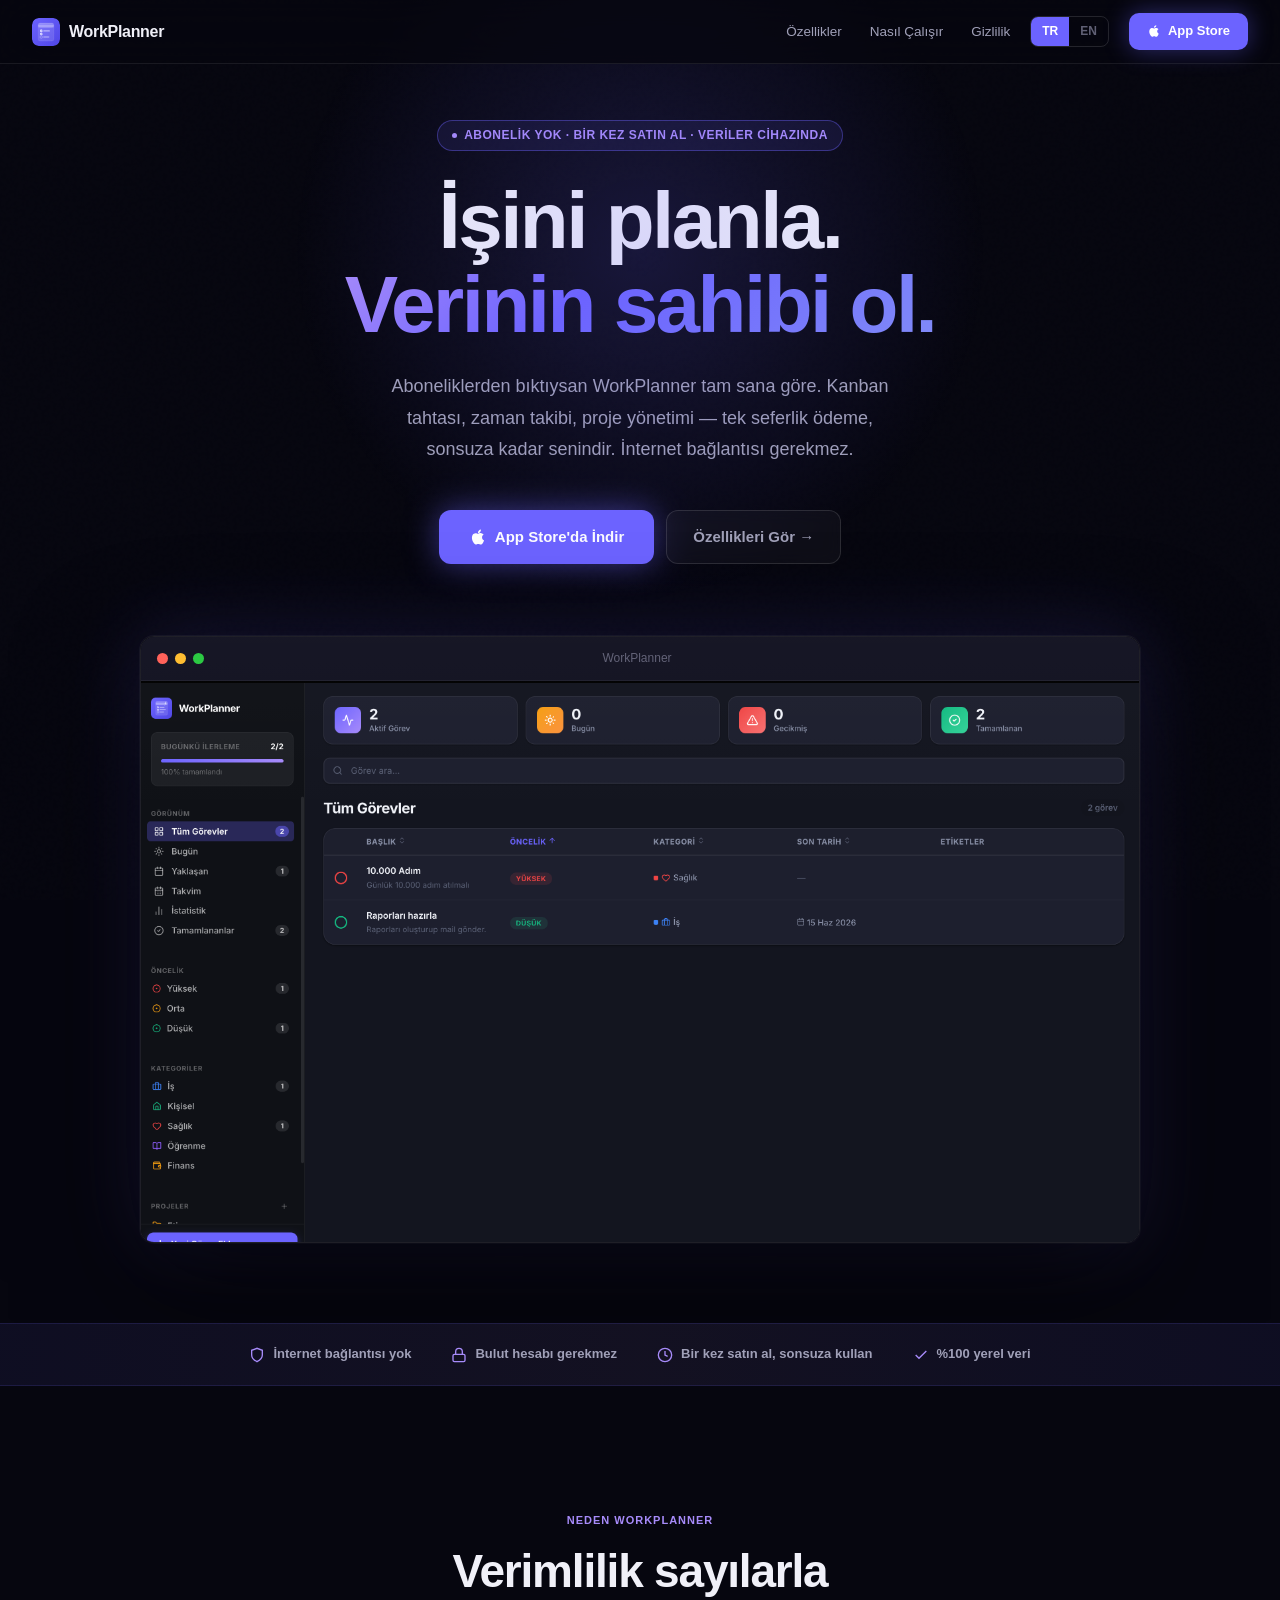
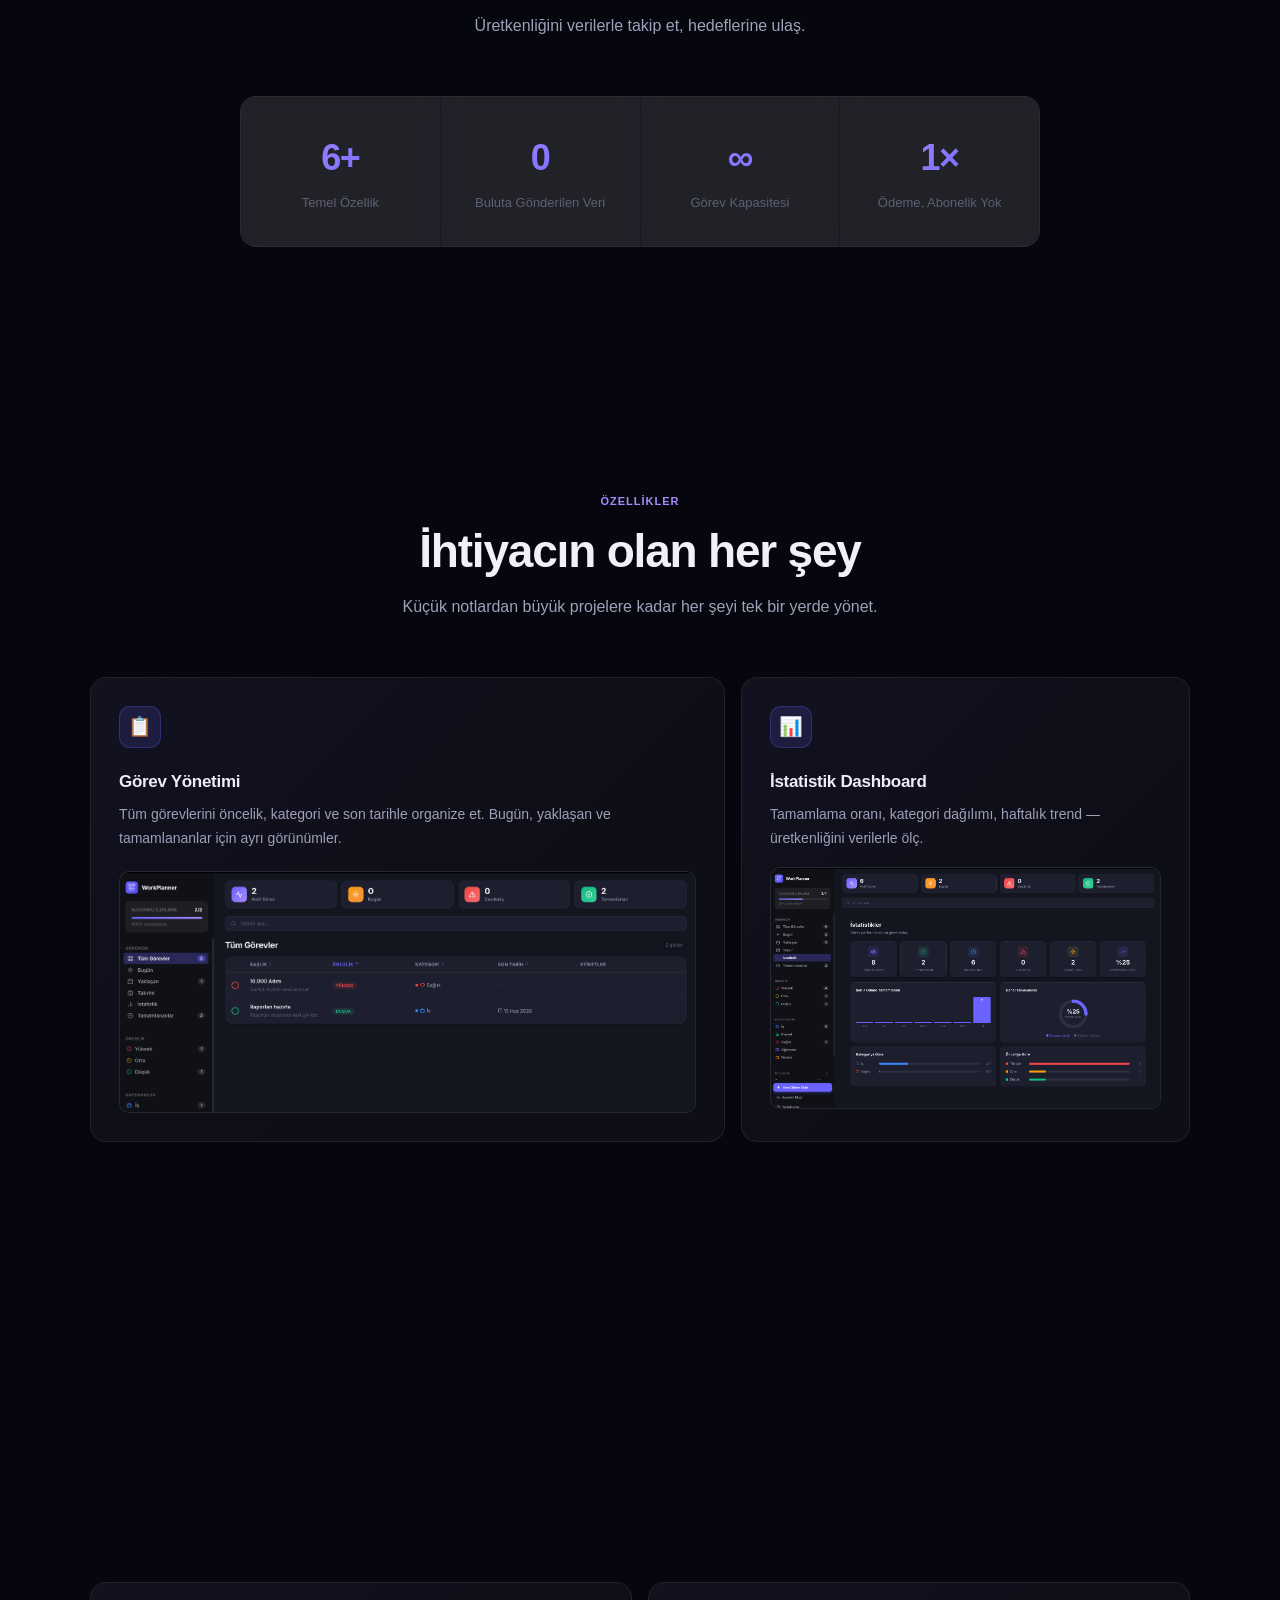
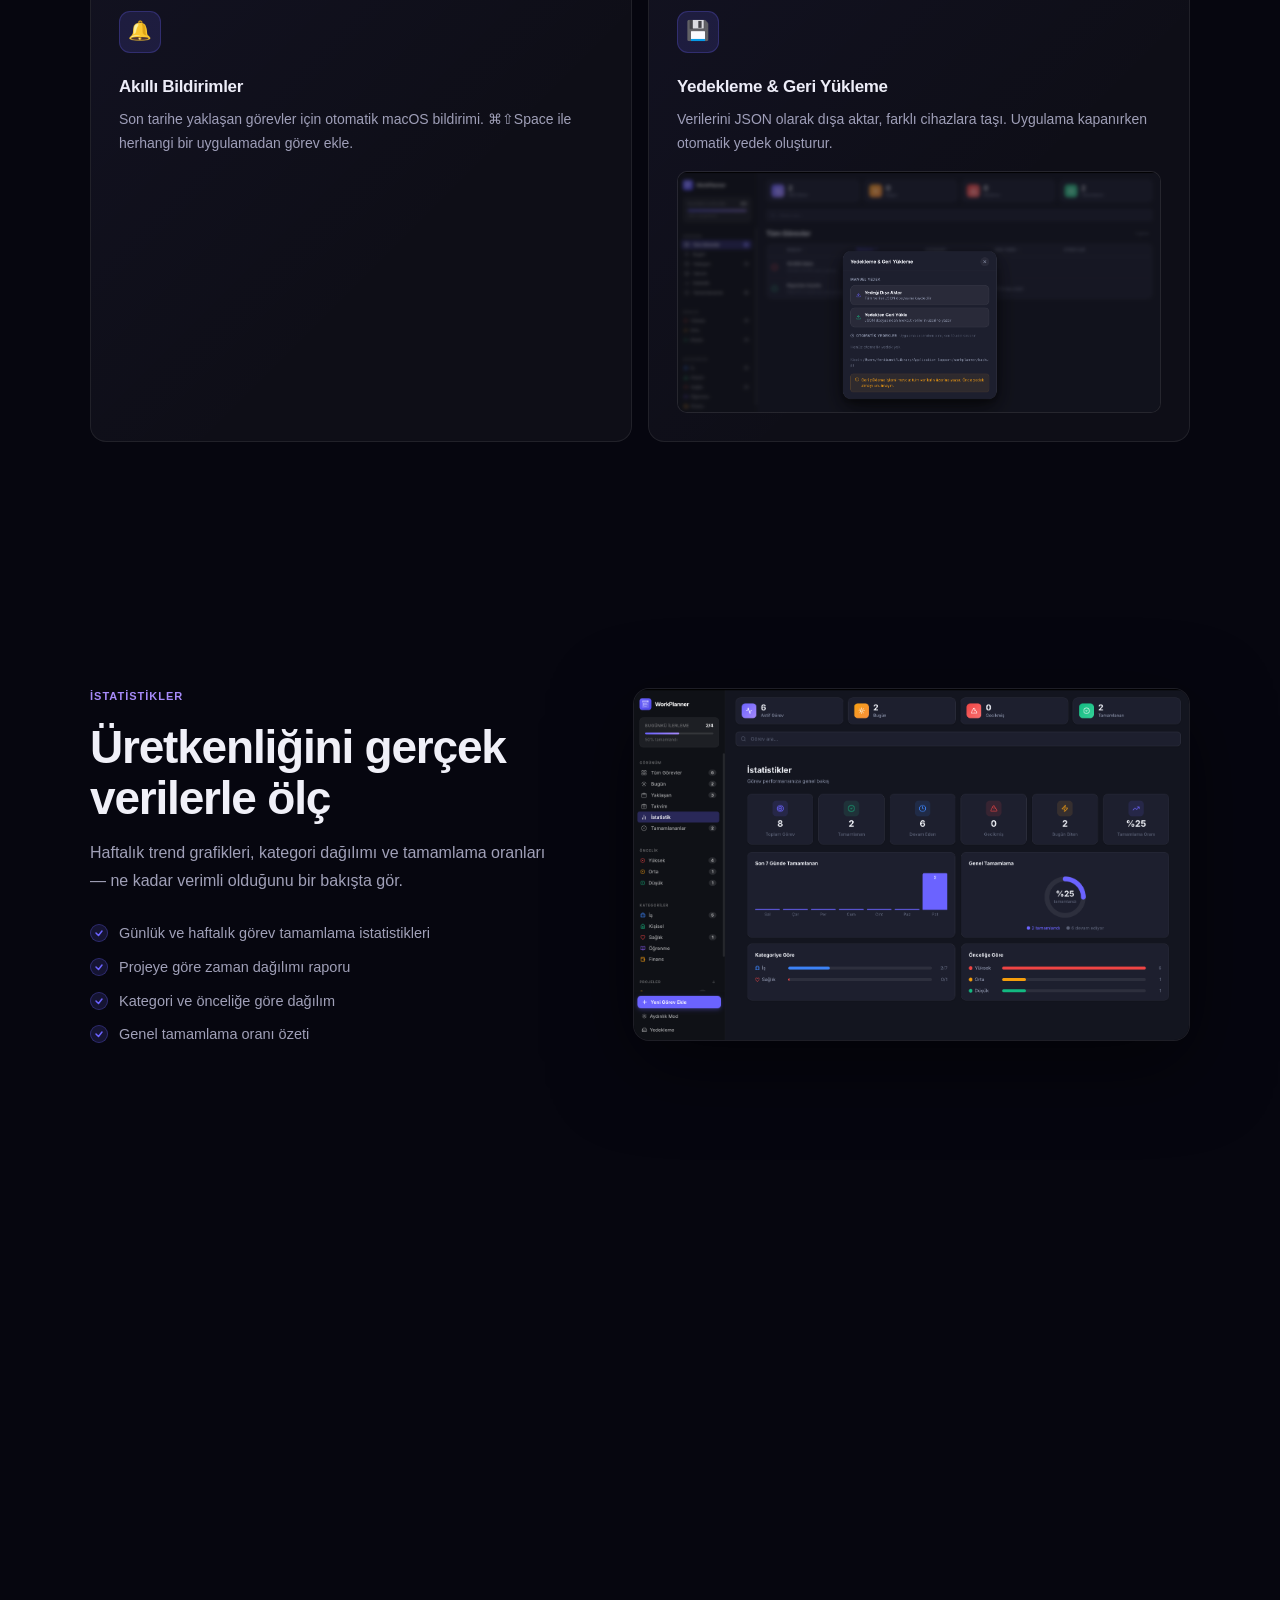
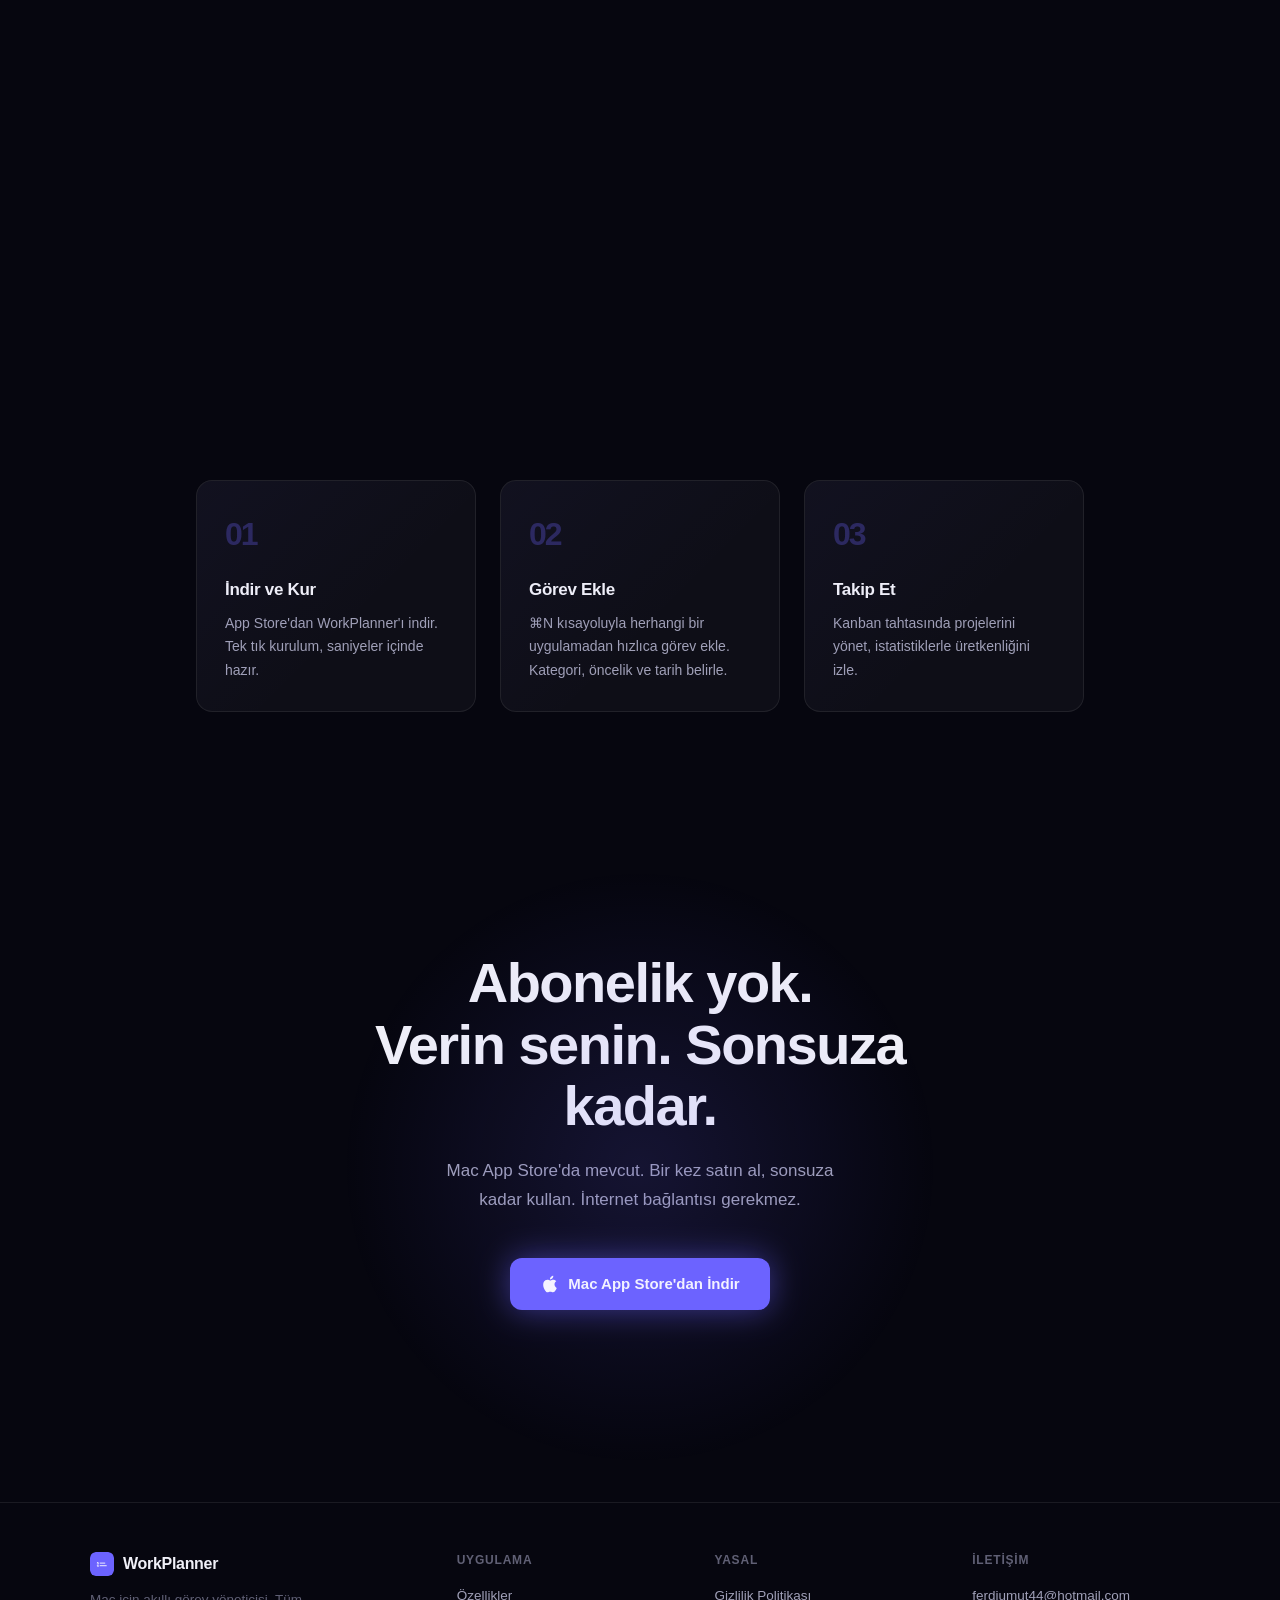
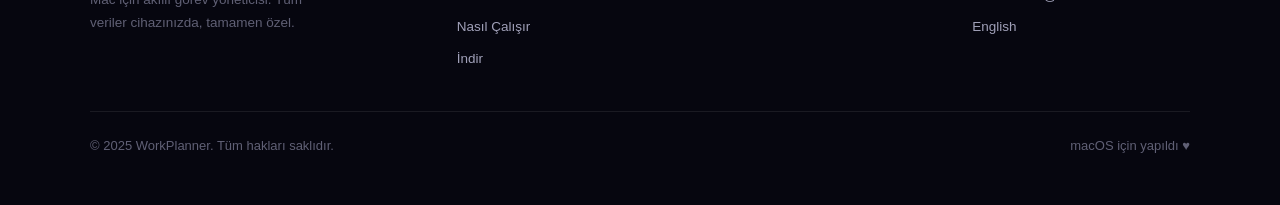
<file: index.html>
<!DOCTYPE html>
<html lang="tr">
<head>
  <meta charset="UTF-8" />
  <meta name="viewport" content="width=device-width, initial-scale=1.0" />
  <title>WorkPlanner — Mac için Akıllı Görev Yöneticisi</title>
  <meta name="description" content="WorkPlanner, görevlerinizi, projelerinizi ve zamanınızı tek bir yerde yönetmenizi sağlayan güçlü bir Mac uygulamasıdır. Verileriniz her zaman cihazınızda." />
  <meta property="og:title" content="WorkPlanner — Mac için Görev Yöneticisi" />
  <meta property="og:description" content="Kanban tahtası, zaman takibi, proje yönetimi ve daha fazlası. Tüm veriler cihazınızda güvende." />
  <meta property="og:type" content="website" />
  <link rel="stylesheet" href="style.css" />
  <link rel="icon" type="image/svg+xml" href="assets/icon.svg" />
</head>
<body>

<!-- Nav -->
<nav class="nav">
  <a href="index.html" class="nav-logo">
    <svg width="28" height="28" viewBox="0 0 100 100" xmlns="http://www.w3.org/2000/svg" style="border-radius:7px;flex-shrink:0">
      <defs><linearGradient id="g" x1="0%" y1="0%" x2="100%" y2="100%"><stop offset="0%" stop-color="#6c63ff"/><stop offset="100%" stop-color="#4f46e5"/></linearGradient></defs>
      <rect width="100" height="100" rx="22" fill="url(#g)"/>
      <rect x="22" y="18" width="56" height="64" rx="7" fill="rgba(255,255,255,0.12)" stroke="rgba(255,255,255,0.25)" stroke-width="1.2"/>
      <rect x="22" y="18" width="56" height="16" rx="7" fill="rgba(255,255,255,0.2)"/>
      <rect x="22" y="25" width="56" height="9" fill="rgba(255,255,255,0.2)"/>
      <circle cx="33" cy="46" r="4.5" fill="white"/>
      <polyline points="30.5,46 32.5,48.2 36,43.5" fill="none" stroke="#6c63ff" stroke-width="2" stroke-linecap="round" stroke-linejoin="round"/>
      <rect x="40" y="43.5" width="24" height="5" rx="2.5" fill="rgba(255,255,255,0.5)"/>
      <circle cx="33" cy="57" r="4.5" fill="white"/>
      <polyline points="30.5,57 32.5,59.2 36,54.5" fill="none" stroke="#6c63ff" stroke-width="2" stroke-linecap="round" stroke-linejoin="round"/>
      <circle cx="33" cy="68" r="4.5" fill="none" stroke="rgba(255,255,255,0.55)" stroke-width="1.5"/>
      <rect x="40" y="65.5" width="22" height="5" rx="2.5" fill="rgba(255,255,255,0.35)"/>
    </svg>
    WorkPlanner
  </a>
  <span class="nav-spacer"></span>
  <nav class="nav-links">
    <a href="#features">Özellikler</a>
    <a href="#how">Nasıl Çalışır</a>
    <a href="privacy.html">Gizlilik</a>
  </nav>
  <div class="lang-toggle">
    <a href="index.html" class="lang-btn active">TR</a>
    <a href="en.html"    class="lang-btn">EN</a>
  </div>
  <a href="https://apps.apple.com/app/id6775472958" target="_blank" class="nav-cta">
    <svg width="14" height="14" fill="currentColor" viewBox="0 0 24 24"><path d="M18.71 19.5c-.83 1.24-1.71 2.45-3.05 2.47-1.34.03-1.77-.79-3.29-.79-1.53 0-2 .77-3.27.82-1.31.05-2.3-1.32-3.14-2.53C4.25 17 2.94 12.45 4.7 9.39c.87-1.52 2.43-2.48 4.12-2.51 1.28-.02 2.5.87 3.29.87.78 0 2.26-1.07 3.8-.91.65.03 2.47.26 3.64 1.98-.09.06-2.17 1.28-2.15 3.81.03 3.02 2.65 4.03 2.68 4.04-.03.07-.42 1.44-1.38 2.83M13 3.5c.73-.83 1.94-1.46 2.94-1.5.13 1.17-.34 2.35-1.04 3.19-.69.85-1.83 1.51-2.95 1.42-.15-1.15.41-2.35 1.05-3.11z"/></svg>
    App Store
  </a>
</nav>

<!-- Hero -->
<section class="hero">
  <div class="hero-blob1"></div>
  <div class="hero-blob2"></div>

  <div class="hero-eyebrow reveal">
    <span></span>
    Abonelik yok · Bir kez satın al · Veriler cihazında
  </div>

  <h1 class="reveal reveal-delay-1">
    İşini planla.<br>
    <span class="grad">Verinin sahibi ol.</span>
  </h1>

  <p class="hero-sub reveal reveal-delay-2">
    Aboneliklerden bıktıysan WorkPlanner tam sana göre. Kanban tahtası, zaman takibi, proje yönetimi — tek seferlik ödeme, sonsuza kadar senindir. İnternet bağlantısı gerekmez.
  </p>

  <div class="hero-actions reveal reveal-delay-3">
    <a href="https://apps.apple.com/app/id6775472958" target="_blank" class="btn-primary">
      <svg width="18" height="18" fill="currentColor" viewBox="0 0 24 24"><path d="M18.71 19.5c-.83 1.24-1.71 2.45-3.05 2.47-1.34.03-1.77-.79-3.29-.79-1.53 0-2 .77-3.27.82-1.31.05-2.3-1.32-3.14-2.53C4.25 17 2.94 12.45 4.7 9.39c.87-1.52 2.43-2.48 4.12-2.51 1.28-.02 2.5.87 3.29.87.78 0 2.26-1.07 3.8-.91.65.03 2.47.26 3.64 1.98-.09.06-2.17 1.28-2.15 3.81.03 3.02 2.65 4.03 2.68 4.04-.03.07-.42 1.44-1.38 2.83M13 3.5c.73-.83 1.94-1.46 2.94-1.5.13 1.17-.34 2.35-1.04 3.19-.69.85-1.83 1.51-2.95 1.42-.15-1.15.41-2.35 1.05-3.11z"/></svg>
      App Store'da İndir
    </a>
    <a href="#features" class="btn-ghost">Özellikleri Gör →</a>
  </div>

  <!-- App window mockup -->
  <div class="app-window reveal">
    <div class="window-bar">
      <div class="w-dot" style="background:#ff5f57"></div>
      <div class="w-dot" style="background:#febc2e"></div>
      <div class="w-dot" style="background:#28c840"></div>
      <span class="w-title">WorkPlanner</span>
    </div>
    <div class="window-screen">
      <img src="assets/screenshots/E9EAF47A-1337-46AB-9C53-213DB8B8BF07.png" alt="WorkPlanner ana ekranı">
    </div>
  </div>
</section>

<!-- Privacy strip -->
<div class="privacy-strip">
  <div class="privacy-strip-inner">
    <div class="priv-item">
      <svg width="16" height="16" fill="none" stroke="currentColor" stroke-width="2" viewBox="0 0 24 24"><path d="M12 22s8-4 8-10V5l-8-3-8 3v7c0 6 8 10 8 10z"/></svg>
      İnternet bağlantısı yok
    </div>
    <div class="priv-item">
      <svg width="16" height="16" fill="none" stroke="currentColor" stroke-width="2" viewBox="0 0 24 24"><rect x="3" y="11" width="18" height="11" rx="2"/><path d="M7 11V7a5 5 0 0 1 10 0v4"/></svg>
      Bulut hesabı gerekmez
    </div>
    <div class="priv-item">
      <svg width="16" height="16" fill="none" stroke="currentColor" stroke-width="2" viewBox="0 0 24 24"><circle cx="12" cy="12" r="10"/><polyline points="12 6 12 12 16 14"/></svg>
      Bir kez satın al, sonsuza kullan
    </div>
    <div class="priv-item">
      <svg width="16" height="16" fill="none" stroke="currentColor" stroke-width="2" viewBox="0 0 24 24"><polyline points="20 6 9 17 4 12"/></svg>
      %100 yerel veri
    </div>
  </div>
</div>

<!-- Stats -->
<section class="section centered" id="stats">
  <p class="section-chip reveal">Neden WorkPlanner</p>
  <h2 class="section-title reveal reveal-delay-1">Verimlilik sayılarla</h2>
  <p class="section-sub reveal reveal-delay-2">Üretkenliğini verilerle takip et, hedeflerine ulaş.</p>

  <div class="stats-bar reveal reveal-delay-3">
    <div class="stat-item">
      <div class="stat-num">6+</div>
      <div class="stat-label">Temel Özellik</div>
    </div>
    <div class="stat-item">
      <div class="stat-num">0</div>
      <div class="stat-label">Buluta Gönderilen Veri</div>
    </div>
    <div class="stat-item">
      <div class="stat-num">∞</div>
      <div class="stat-label">Görev Kapasitesi</div>
    </div>
    <div class="stat-item">
      <div class="stat-num">1×</div>
      <div class="stat-label">Ödeme, Abonelik Yok</div>
    </div>
  </div>
</section>

<!-- Bento features -->
<section class="section" id="features">
  <div class="centered" style="margin-bottom:56px">
    <p class="section-chip reveal">Özellikler</p>
    <h2 class="section-title reveal reveal-delay-1">İhtiyacın olan her şey</h2>
    <p class="section-sub reveal reveal-delay-2">Küçük notlardan büyük projelere kadar her şeyi tek bir yerde yönet.</p>
  </div>

  <div class="bento">
    <!-- Large card: Görev listesi -->
    <div class="bento-card bc-wide reveal">
      <div class="bento-icon">📋</div>
      <h3 class="bento-title">Görev Yönetimi</h3>
      <p class="bento-desc">Tüm görevlerini öncelik, kategori ve son tarihle organize et. Bugün, yaklaşan ve tamamlananlar için ayrı görünümler.</p>
      <div class="bento-screenshot">
        <img src="assets/screenshots/E9EAF47A-1337-46AB-9C53-213DB8B8BF07.png" alt="Görev listesi">
      </div>
    </div>

    <!-- Narrow card: İstatistikler -->
    <div class="bento-card bc-narrow reveal reveal-delay-1">
      <div class="bento-icon">📊</div>
      <h3 class="bento-title">İstatistik Dashboard</h3>
      <p class="bento-desc">Tamamlama oranı, kategori dağılımı, haftalık trend — üretkenliğini verilerle ölç.</p>
      <div class="bento-screenshot" style="margin-top:16px">
        <img src="assets/screenshots/B11639A8-E4B4-4205-913E-91F1500B5401.png" alt="İstatistikler">
      </div>
    </div>

    <!-- Third cards -->
    <div class="bento-card bc-third reveal">
      <div class="bento-icon">📁</div>
      <h3 class="bento-title">Proje Yönetimi</h3>
      <p class="bento-desc">Görevleri renkli projelere göre organize et. Projeye özel filtrele, kolayca geç.</p>
      <div class="bento-screenshot" style="margin-top:16px">
        <img src="assets/screenshots/D1746196-B8B3-4BBD-9240-FDAFC24AF022.png" alt="Yeni proje oluşturma">
      </div>
    </div>

    <div class="bento-card bc-third reveal reveal-delay-1">
      <div class="bento-icon">⏱️</div>
      <h3 class="bento-title">Zaman Takibi</h3>
      <p class="bento-desc">Her görev için süre tut. Haftalık ve aylık raporlarla zamanını nasıl harcadığını gör.</p>
      <div class="bento-screenshot" style="margin-top:16px">
        <img src="assets/screenshots/5E0CD3A7-38A6-4507-8456-9C29C6B81970.png" alt="Görev detayı ve zaman takibi">
      </div>
    </div>

    <div class="bento-card bc-third reveal reveal-delay-2">
      <div class="bento-icon">🔒</div>
      <h3 class="bento-title">Tamamen Gizli</h3>
      <p class="bento-desc">Tüm veriler cihazında saklanır. İnternet bağlantısı yok, bulut hesabı yok, gizlilik sorunu yok.</p>
    </div>

    <!-- Half cards -->
    <div class="bento-card bc-half reveal">
      <div class="bento-icon">🔔</div>
      <h3 class="bento-title">Akıllı Bildirimler</h3>
      <p class="bento-desc">Son tarihe yaklaşan görevler için otomatik macOS bildirimi. ⌘⇧Space ile herhangi bir uygulamadan görev ekle.</p>
    </div>

    <div class="bento-card bc-half reveal reveal-delay-1">
      <div class="bento-icon">💾</div>
      <h3 class="bento-title">Yedekleme & Geri Yükleme</h3>
      <p class="bento-desc">Verilerini JSON olarak dışa aktar, farklı cihazlara taşı. Uygulama kapanırken otomatik yedek oluşturur.</p>
      <div class="bento-screenshot" style="margin-top:16px">
        <img src="assets/screenshots/8766C4C1-2EBA-4AB4-96D0-C92B33249073.png" alt="Yedekleme ekranı">
      </div>
    </div>
  </div>
</section>

<!-- Spotlight: İstatistikler -->
<section class="section" id="how">
  <div class="spotlight">
    <div class="spotlight-text">
      <p class="section-chip reveal">İstatistikler</p>
      <h2 class="section-title reveal reveal-delay-1">Üretkenliğini gerçek verilerle ölç</h2>
      <p class="section-sub reveal reveal-delay-2" style="margin-bottom:0">
        Haftalık trend grafikleri, kategori dağılımı ve tamamlama oranları — ne kadar verimli olduğunu bir bakışta gör.
      </p>
      <ul class="feature-list reveal reveal-delay-3">
        <li>Günlük ve haftalık görev tamamlama istatistikleri</li>
        <li>Projeye göre zaman dağılımı raporu</li>
        <li>Kategori ve önceliğe göre dağılım</li>
        <li>Genel tamamlama oranı özeti</li>
      </ul>
    </div>
    <div class="spotlight-visual reveal reveal-delay-1">
      <img src="assets/screenshots/B11639A8-E4B4-4205-913E-91F1500B5401.png" alt="İstatistikler dashboard">
    </div>
  </div>
</section>

<!-- Spotlight: Kanban (reversed) -->
<section class="section">
  <div class="spotlight reverse">
    <div class="spotlight-text">
      <p class="section-chip reveal">Kanban Tahtası</p>
      <h2 class="section-title reveal reveal-delay-1">Projen hep düzenli, hiçbir şey kaybolmaz</h2>
      <p class="section-sub reveal reveal-delay-2" style="margin-bottom:0">
        Görevleri sürükle-bırak ile kolonlar arasında taşı. Her proje için ayrı Kanban tahtası, tamamlananlar otomatik arşivlenir.
      </p>
      <ul class="feature-list reveal reveal-delay-3">
        <li>Üç kolon: Yapılacak, Devam Ediyor, Tamamlandı</li>
        <li>Projeye özel renk kodlaması</li>
        <li>Görev kartında zaman takibi</li>
        <li>Hızlı görev oluşturma kolondan</li>
      </ul>
    </div>
    <div class="spotlight-visual reveal reveal-delay-1">
      <img src="assets/screenshots/DE8D70BD-EFEA-478E-8332-648DCE3748E9.png" alt="Kanban tahtası">
    </div>
  </div>
</section>

<!-- How it works steps -->
<section class="section centered">
  <p class="section-chip reveal">Nasıl Çalışır</p>
  <h2 class="section-title reveal reveal-delay-1">3 adımda başla</h2>
  <p class="section-sub reveal reveal-delay-2">Kurulum süreci yok, hesap açmaya gerek yok.</p>

  <div style="display:flex;gap:24px;max-width:900px;margin:0 auto;flex-wrap:wrap;justify-content:center">
    <div class="bento-card reveal" style="flex:1;min-width:240px;max-width:280px;text-align:left">
      <div style="font-size:32px;font-weight:900;color:rgba(108,99,255,0.3);margin-bottom:16px;letter-spacing:-2px">01</div>
      <h3 class="bento-title">İndir ve Kur</h3>
      <p class="bento-desc">App Store'dan WorkPlanner'ı indir. Tek tık kurulum, saniyeler içinde hazır.</p>
    </div>
    <div class="bento-card reveal reveal-delay-1" style="flex:1;min-width:240px;max-width:280px;text-align:left">
      <div style="font-size:32px;font-weight:900;color:rgba(108,99,255,0.3);margin-bottom:16px;letter-spacing:-2px">02</div>
      <h3 class="bento-title">Görev Ekle</h3>
      <p class="bento-desc">⌘N kısayoluyla herhangi bir uygulamadan hızlıca görev ekle. Kategori, öncelik ve tarih belirle.</p>
    </div>
    <div class="bento-card reveal reveal-delay-2" style="flex:1;min-width:240px;max-width:280px;text-align:left">
      <div style="font-size:32px;font-weight:900;color:rgba(108,99,255,0.3);margin-bottom:16px;letter-spacing:-2px">03</div>
      <h3 class="bento-title">Takip Et</h3>
      <p class="bento-desc">Kanban tahtasında projelerini yönet, istatistiklerle üretkenliğini izle.</p>
    </div>
  </div>
</section>

<!-- CTA -->
<section class="cta-section" id="download">
  <h2 class="reveal">Abonelik yok.<br>Verin senin. Sonsuza kadar.</h2>
  <p class="reveal reveal-delay-1">Mac App Store'da mevcut. Bir kez satın al, sonsuza kadar kullan. İnternet bağlantısı gerekmez.</p>
  <div class="hero-actions reveal reveal-delay-2">
    <a href="https://apps.apple.com/app/id6775472958" target="_blank" class="btn-primary">
      <svg width="20" height="20" fill="currentColor" viewBox="0 0 24 24"><path d="M18.71 19.5c-.83 1.24-1.71 2.45-3.05 2.47-1.34.03-1.77-.79-3.29-.79-1.53 0-2 .77-3.27.82-1.31.05-2.3-1.32-3.14-2.53C4.25 17 2.94 12.45 4.7 9.39c.87-1.52 2.43-2.48 4.12-2.51 1.28-.02 2.5.87 3.29.87.78 0 2.26-1.07 3.8-.91.65.03 2.47.26 3.64 1.98-.09.06-2.17 1.28-2.15 3.81.03 3.02 2.65 4.03 2.68 4.04-.03.07-.42 1.44-1.38 2.83M13 3.5c.73-.83 1.94-1.46 2.94-1.5.13 1.17-.34 2.35-1.04 3.19-.69.85-1.83 1.51-2.95 1.42-.15-1.15.41-2.35 1.05-3.11z"/></svg>
      Mac App Store'dan İndir
    </a>
  </div>
</section>

<!-- Footer -->
<footer class="footer">
  <div class="footer-inner">
    <div class="footer-brand">
      <div class="nav-logo" style="margin-bottom:4px">
        <svg width="24" height="24" viewBox="0 0 100 100" style="border-radius:6px;flex-shrink:0">
          <rect width="100" height="100" rx="22" fill="#6c63ff"/>
          <circle cx="33" cy="46" r="4.5" fill="white"/>
          <polyline points="30.5,46 32.5,48.2 36,43.5" fill="none" stroke="#6c63ff" stroke-width="2.5" stroke-linecap="round" stroke-linejoin="round"/>
          <rect x="40" y="43.5" width="24" height="5" rx="2.5" fill="rgba(255,255,255,0.7)"/>
          <circle cx="33" cy="57" r="4.5" fill="white"/>
          <polyline points="30.5,57 32.5,59.2 36,54.5" fill="none" stroke="#6c63ff" stroke-width="2.5" stroke-linecap="round" stroke-linejoin="round"/>
          <rect x="40" y="54.5" width="30" height="5" rx="2.5" fill="rgba(255,255,255,0.7)"/>
        </svg>
        WorkPlanner
      </div>
      <p>Mac için akıllı görev yöneticisi. Tüm veriler cihazınızda, tamamen özel.</p>
    </div>

    <div class="footer-col">
      <div class="footer-col-title">Uygulama</div>
      <a href="#features">Özellikler</a>
      <a href="#how">Nasıl Çalışır</a>
      <a href="#download">İndir</a>
    </div>

    <div class="footer-col">
      <div class="footer-col-title">Yasal</div>
      <a href="privacy.html">Gizlilik Politikası</a>
    </div>

    <div class="footer-col">
      <div class="footer-col-title">İletişim</div>
      <a href="mailto:ferdiumut44@hotmail.com">ferdiumut44@hotmail.com</a>
      <a href="en.html">English</a>
    </div>
  </div>

  <div class="footer-bottom">
    <span>© 2025 WorkPlanner. Tüm hakları saklıdır.</span>
    <span>macOS için yapıldı ♥</span>
  </div>
</footer>

<script>
  const observer = new IntersectionObserver((entries) => {
    entries.forEach(e => { if (e.isIntersecting) { e.target.classList.add('visible'); observer.unobserve(e.target); } });
  }, { threshold: 0.1 });
  document.querySelectorAll('.reveal').forEach(el => observer.observe(el));

  document.querySelectorAll('img').forEach(img => {
    img.addEventListener('contextmenu', e => e.preventDefault());
    img.setAttribute('draggable', 'false');
  });
</script>

</body>
</html>
</file>
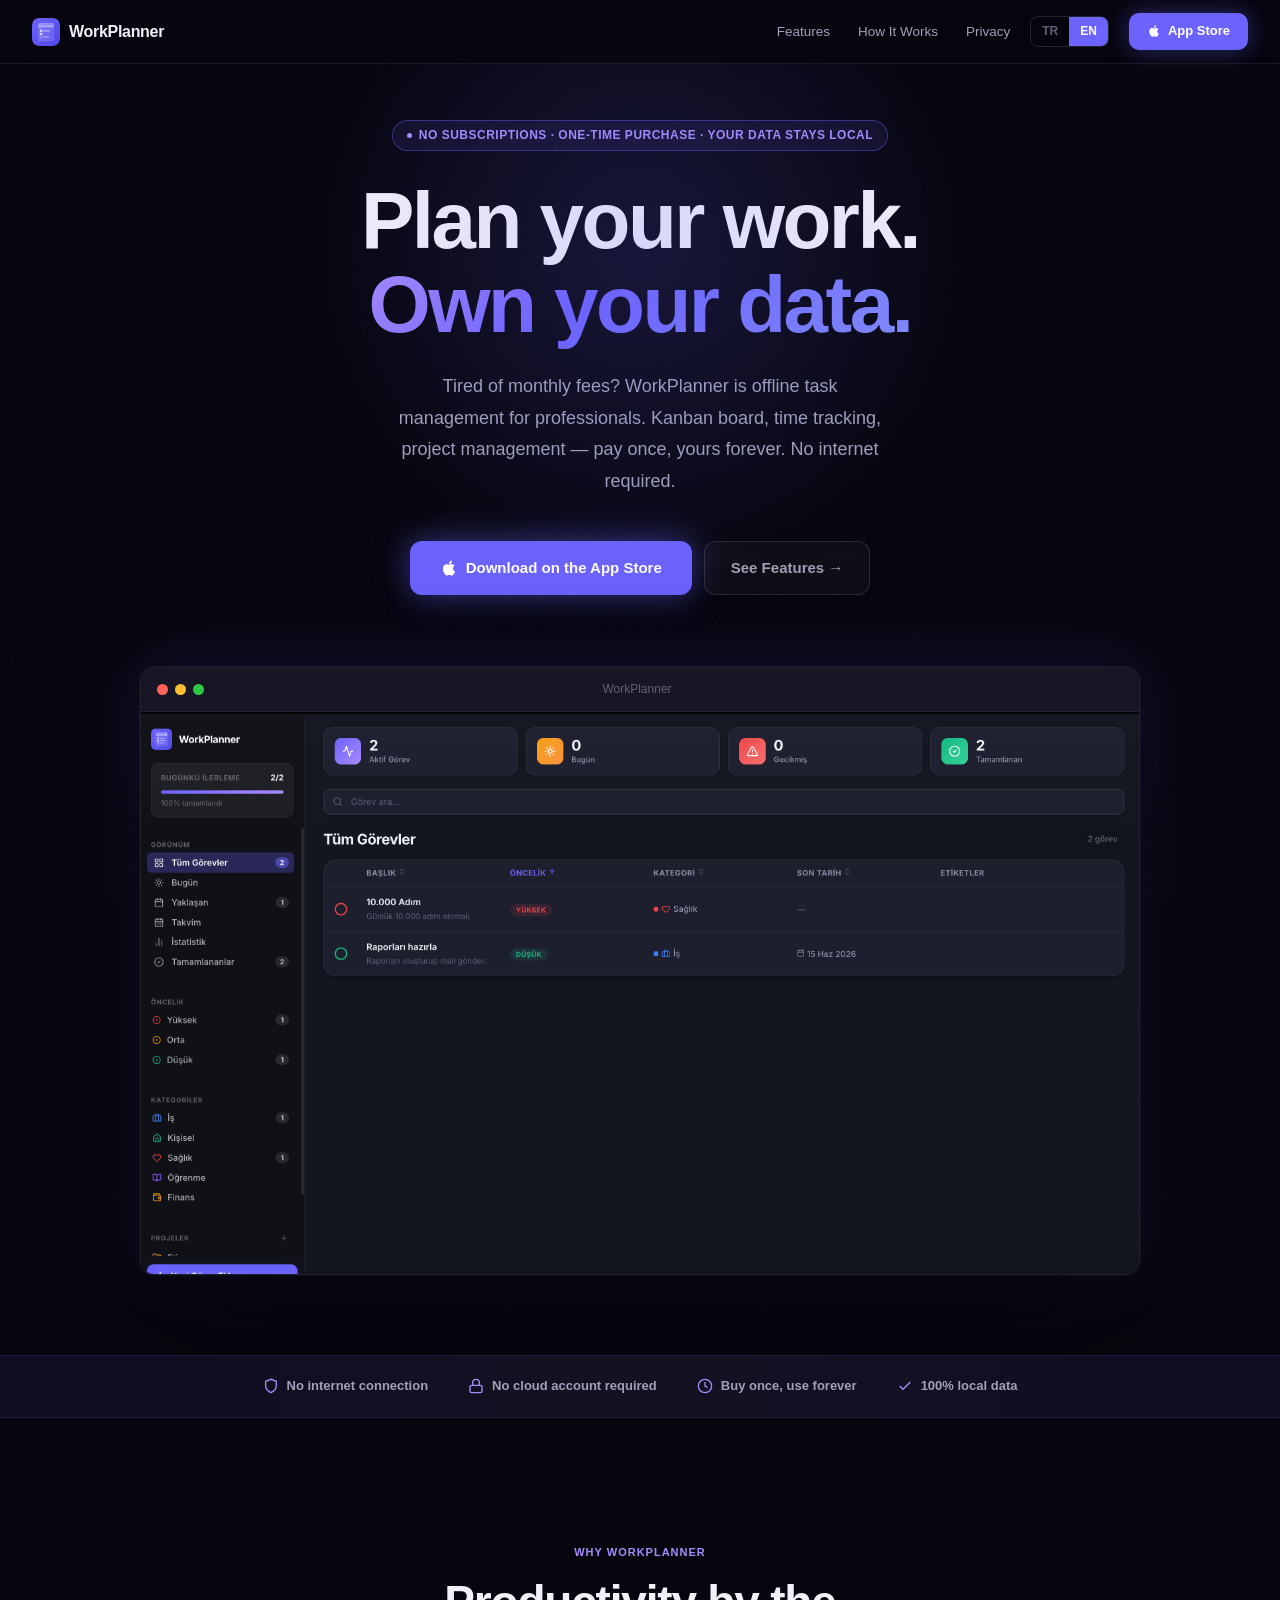
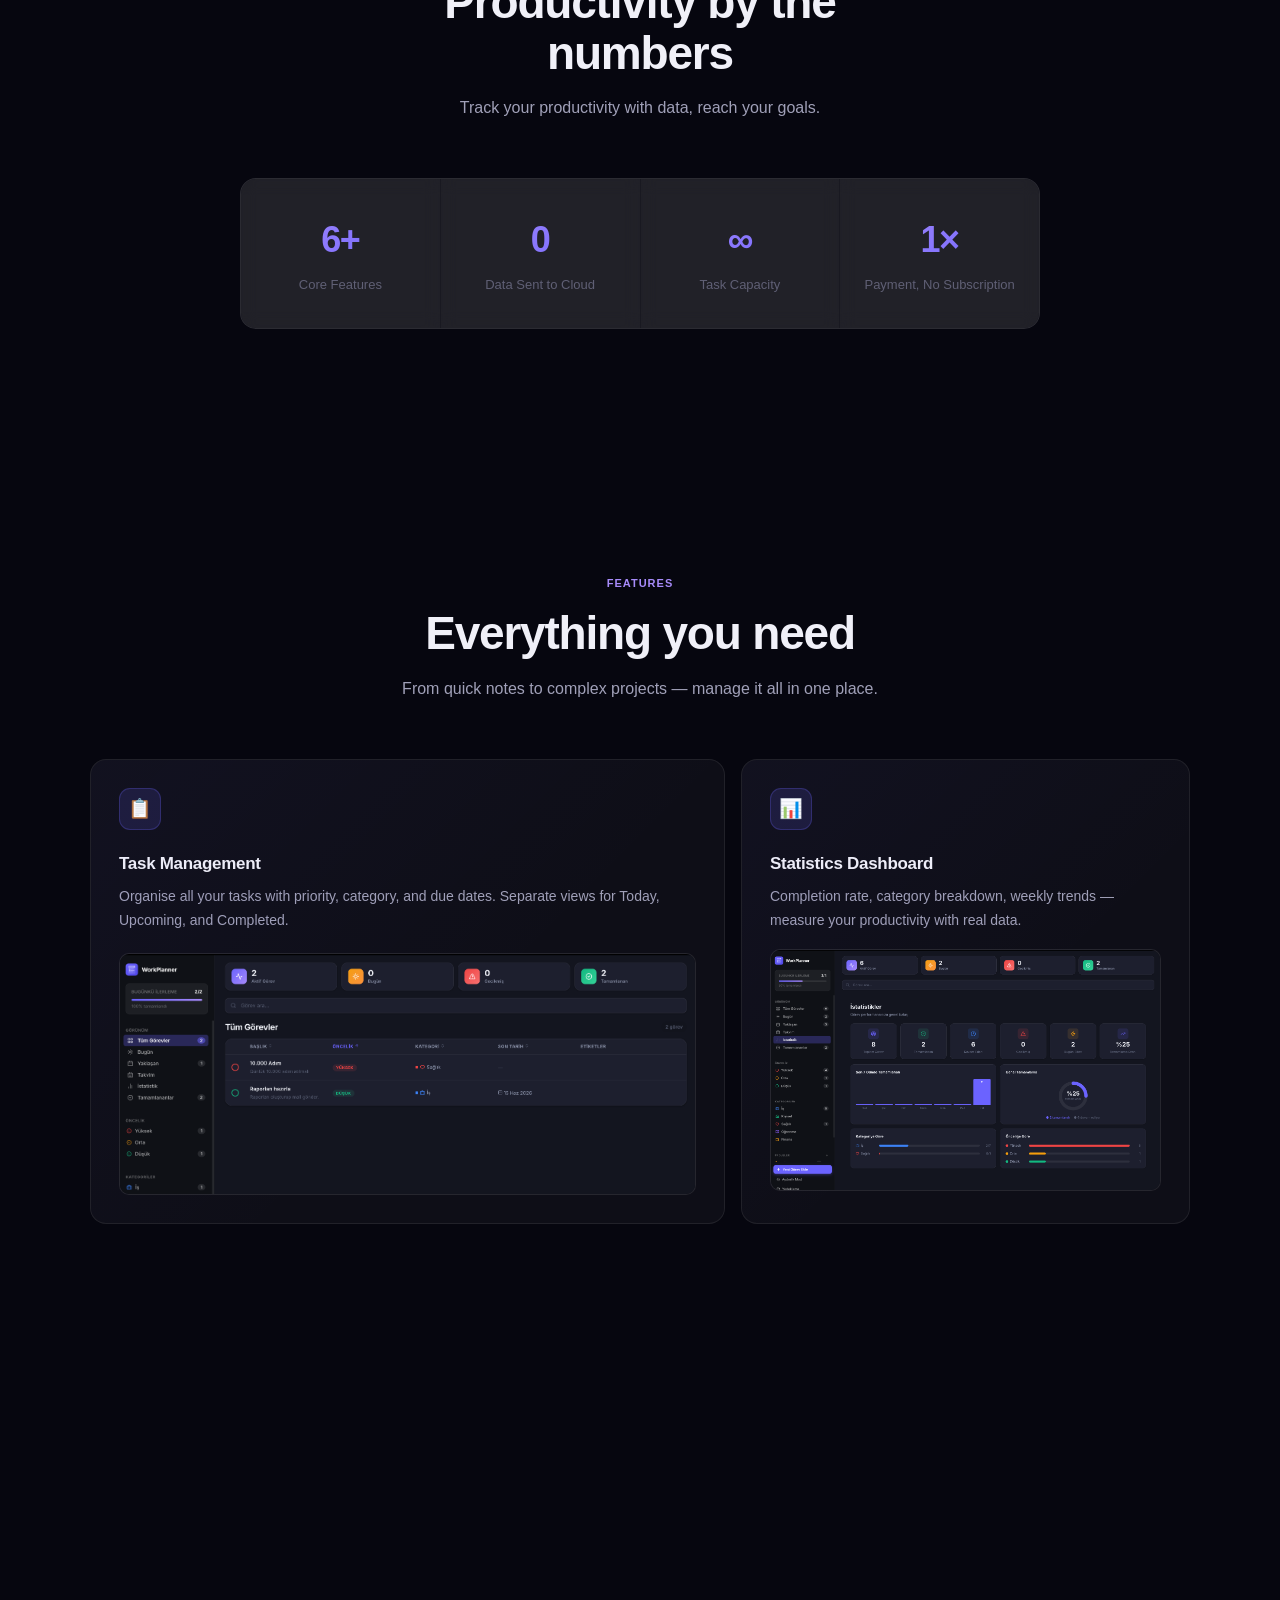
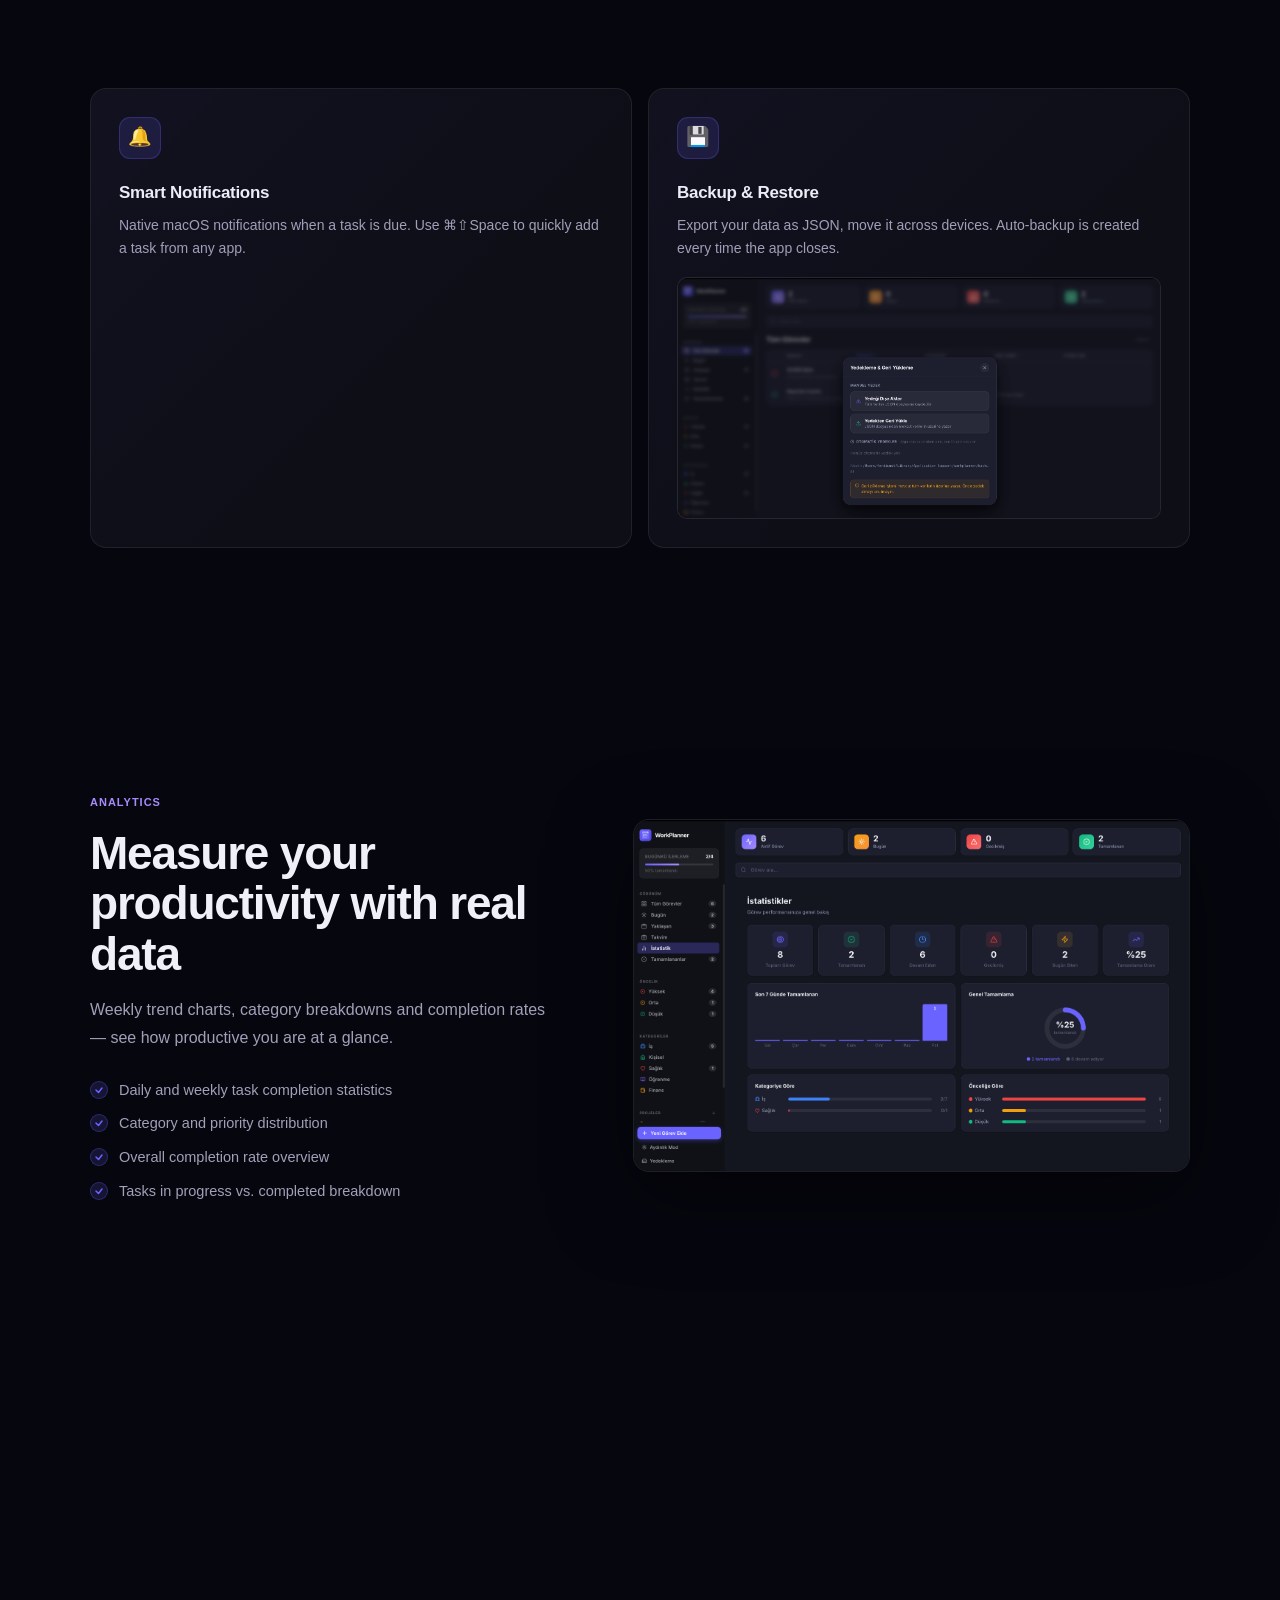
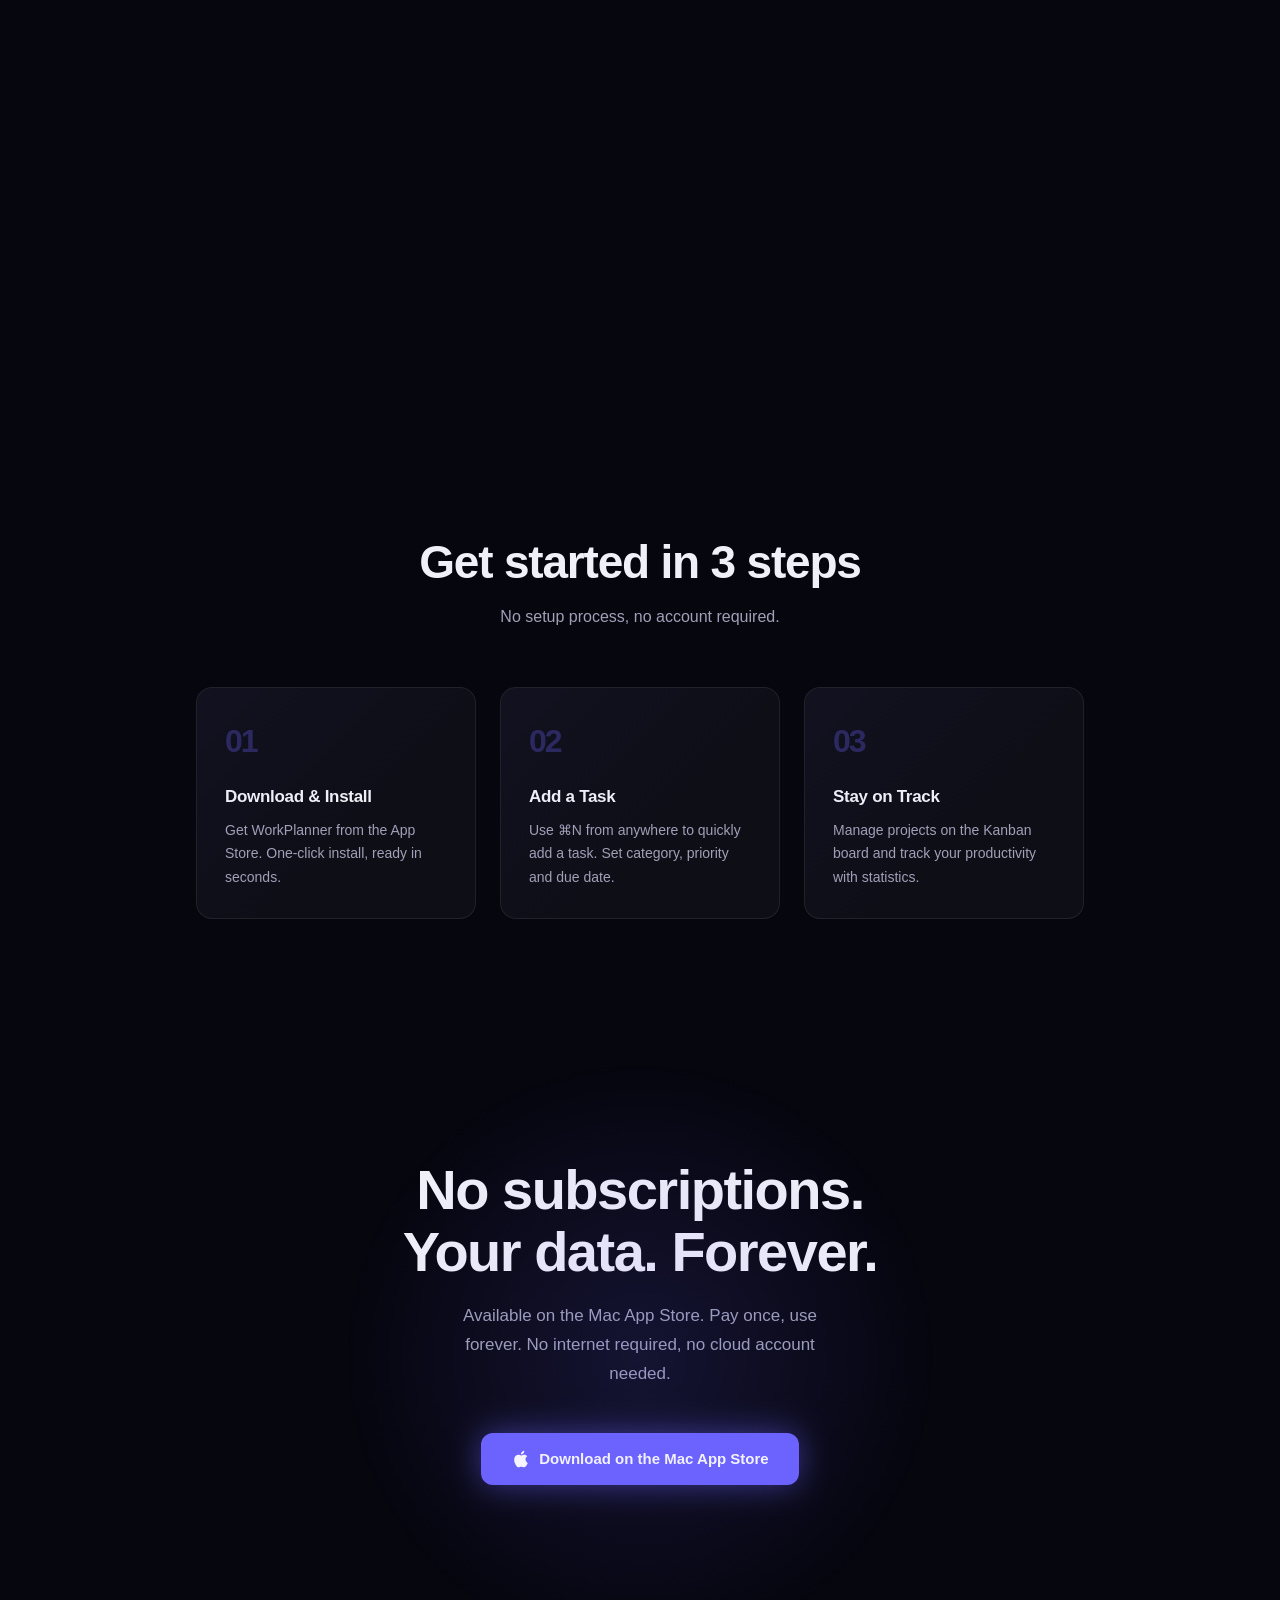
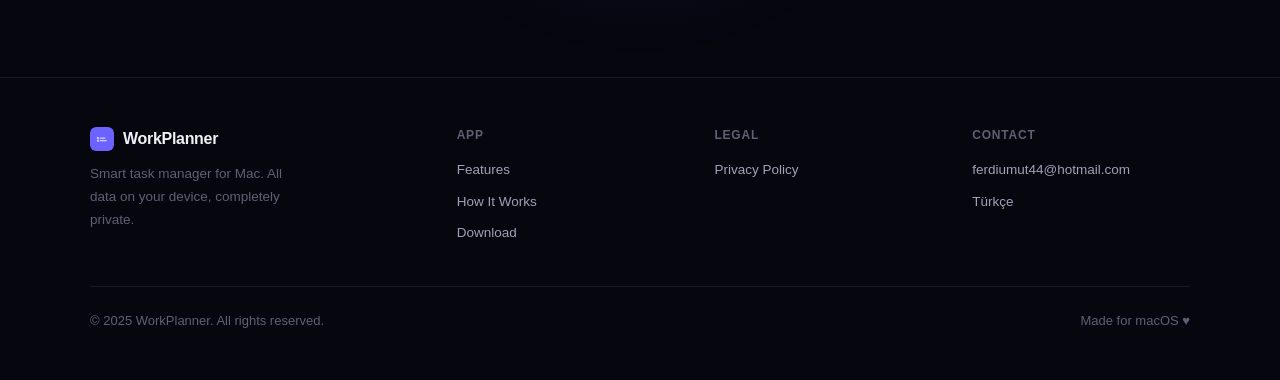
<file: en.html>
<!DOCTYPE html>
<html lang="en">
<head>
  <meta charset="UTF-8" />
  <meta name="viewport" content="width=device-width, initial-scale=1.0" />
  <title>WorkPlanner — Smart Task Manager for Mac</title>
  <meta name="description" content="WorkPlanner is a powerful Mac app that helps you manage your tasks, projects and time in one place. Your data always stays on your device." />
  <meta property="og:title" content="WorkPlanner — Task Manager for Mac" />
  <meta property="og:description" content="Kanban board, time tracking, project management and more. All your data stays on your device." />
  <meta property="og:type" content="website" />
  <link rel="stylesheet" href="style.css" />
  <link rel="icon" type="image/svg+xml" href="assets/icon.svg" />
</head>
<body>

<!-- Nav -->
<nav class="nav">
  <a href="en.html" class="nav-logo">
    <svg width="28" height="28" viewBox="0 0 100 100" xmlns="http://www.w3.org/2000/svg" style="border-radius:7px;flex-shrink:0">
      <defs><linearGradient id="g" x1="0%" y1="0%" x2="100%" y2="100%"><stop offset="0%" stop-color="#6c63ff"/><stop offset="100%" stop-color="#4f46e5"/></linearGradient></defs>
      <rect width="100" height="100" rx="22" fill="url(#g)"/>
      <rect x="22" y="18" width="56" height="64" rx="7" fill="rgba(255,255,255,0.12)" stroke="rgba(255,255,255,0.25)" stroke-width="1.2"/>
      <rect x="22" y="18" width="56" height="16" rx="7" fill="rgba(255,255,255,0.2)"/>
      <rect x="22" y="25" width="56" height="9" fill="rgba(255,255,255,0.2)"/>
      <circle cx="33" cy="46" r="4.5" fill="white"/>
      <polyline points="30.5,46 32.5,48.2 36,43.5" fill="none" stroke="#6c63ff" stroke-width="2" stroke-linecap="round" stroke-linejoin="round"/>
      <rect x="40" y="43.5" width="24" height="5" rx="2.5" fill="rgba(255,255,255,0.5)"/>
      <circle cx="33" cy="57" r="4.5" fill="white"/>
      <polyline points="30.5,57 32.5,59.2 36,54.5" fill="none" stroke="#6c63ff" stroke-width="2" stroke-linecap="round" stroke-linejoin="round"/>
      <circle cx="33" cy="68" r="4.5" fill="none" stroke="rgba(255,255,255,0.55)" stroke-width="1.5"/>
      <rect x="40" y="65.5" width="22" height="5" rx="2.5" fill="rgba(255,255,255,0.35)"/>
    </svg>
    WorkPlanner
  </a>
  <span class="nav-spacer"></span>
  <nav class="nav-links">
    <a href="#features">Features</a>
    <a href="#how">How It Works</a>
    <a href="privacy-en.html">Privacy</a>
  </nav>
  <div class="lang-toggle">
    <a href="index.html" class="lang-btn">TR</a>
    <a href="en.html"    class="lang-btn active">EN</a>
  </div>
  <a href="https://apps.apple.com/app/id6775472958" target="_blank" class="nav-cta">
    <svg width="14" height="14" fill="currentColor" viewBox="0 0 24 24"><path d="M18.71 19.5c-.83 1.24-1.71 2.45-3.05 2.47-1.34.03-1.77-.79-3.29-.79-1.53 0-2 .77-3.27.82-1.31.05-2.3-1.32-3.14-2.53C4.25 17 2.94 12.45 4.7 9.39c.87-1.52 2.43-2.48 4.12-2.51 1.28-.02 2.5.87 3.29.87.78 0 2.26-1.07 3.8-.91.65.03 2.47.26 3.64 1.98-.09.06-2.17 1.28-2.15 3.81.03 3.02 2.65 4.03 2.68 4.04-.03.07-.42 1.44-1.38 2.83M13 3.5c.73-.83 1.94-1.46 2.94-1.5.13 1.17-.34 2.35-1.04 3.19-.69.85-1.83 1.51-2.95 1.42-.15-1.15.41-2.35 1.05-3.11z"/></svg>
    App Store
  </a>
</nav>

<!-- Hero -->
<section class="hero">
  <div class="hero-blob1"></div>
  <div class="hero-blob2"></div>

  <div class="hero-eyebrow reveal">
    <span></span>
    No subscriptions · One-time purchase · Your data stays local
  </div>

  <h1 class="reveal reveal-delay-1">
    Plan your work.<br>
    <span class="grad">Own your data.</span>
  </h1>

  <p class="hero-sub reveal reveal-delay-2">
    Tired of monthly fees? WorkPlanner is offline task management for professionals. Kanban board, time tracking, project management — pay once, yours forever. No internet required.
  </p>

  <div class="hero-actions reveal reveal-delay-3">
    <a href="https://apps.apple.com/app/id6775472958" target="_blank" class="btn-primary">
      <svg width="18" height="18" fill="currentColor" viewBox="0 0 24 24"><path d="M18.71 19.5c-.83 1.24-1.71 2.45-3.05 2.47-1.34.03-1.77-.79-3.29-.79-1.53 0-2 .77-3.27.82-1.31.05-2.3-1.32-3.14-2.53C4.25 17 2.94 12.45 4.7 9.39c.87-1.52 2.43-2.48 4.12-2.51 1.28-.02 2.5.87 3.29.87.78 0 2.26-1.07 3.8-.91.65.03 2.47.26 3.64 1.98-.09.06-2.17 1.28-2.15 3.81.03 3.02 2.65 4.03 2.68 4.04-.03.07-.42 1.44-1.38 2.83M13 3.5c.73-.83 1.94-1.46 2.94-1.5.13 1.17-.34 2.35-1.04 3.19-.69.85-1.83 1.51-2.95 1.42-.15-1.15.41-2.35 1.05-3.11z"/></svg>
      Download on the App Store
    </a>
    <a href="#features" class="btn-ghost">See Features →</a>
  </div>

  <!-- App window mockup -->
  <div class="app-window reveal">
    <div class="window-bar">
      <div class="w-dot" style="background:#ff5f57"></div>
      <div class="w-dot" style="background:#febc2e"></div>
      <div class="w-dot" style="background:#28c840"></div>
      <span class="w-title">WorkPlanner</span>
    </div>
    <div class="window-screen">
      <img src="assets/screenshots/E9EAF47A-1337-46AB-9C53-213DB8B8BF07.png" alt="WorkPlanner main screen">
    </div>
  </div>
</section>

<!-- Privacy strip -->
<div class="privacy-strip">
  <div class="privacy-strip-inner">
    <div class="priv-item">
      <svg width="16" height="16" fill="none" stroke="currentColor" stroke-width="2" viewBox="0 0 24 24"><path d="M12 22s8-4 8-10V5l-8-3-8 3v7c0 6 8 10 8 10z"/></svg>
      No internet connection
    </div>
    <div class="priv-item">
      <svg width="16" height="16" fill="none" stroke="currentColor" stroke-width="2" viewBox="0 0 24 24"><rect x="3" y="11" width="18" height="11" rx="2"/><path d="M7 11V7a5 5 0 0 1 10 0v4"/></svg>
      No cloud account required
    </div>
    <div class="priv-item">
      <svg width="16" height="16" fill="none" stroke="currentColor" stroke-width="2" viewBox="0 0 24 24"><circle cx="12" cy="12" r="10"/><polyline points="12 6 12 12 16 14"/></svg>
      Buy once, use forever
    </div>
    <div class="priv-item">
      <svg width="16" height="16" fill="none" stroke="currentColor" stroke-width="2" viewBox="0 0 24 24"><polyline points="20 6 9 17 4 12"/></svg>
      100% local data
    </div>
  </div>
</div>

<!-- Stats -->
<section class="section centered" id="stats">
  <p class="section-chip reveal">Why WorkPlanner</p>
  <h2 class="section-title reveal reveal-delay-1">Productivity by the numbers</h2>
  <p class="section-sub reveal reveal-delay-2">Track your productivity with data, reach your goals.</p>

  <div class="stats-bar reveal reveal-delay-3">
    <div class="stat-item">
      <div class="stat-num">6+</div>
      <div class="stat-label">Core Features</div>
    </div>
    <div class="stat-item">
      <div class="stat-num">0</div>
      <div class="stat-label">Data Sent to Cloud</div>
    </div>
    <div class="stat-item">
      <div class="stat-num">∞</div>
      <div class="stat-label">Task Capacity</div>
    </div>
    <div class="stat-item">
      <div class="stat-num">1×</div>
      <div class="stat-label">Payment, No Subscription</div>
    </div>
  </div>
</section>

<!-- Bento features -->
<section class="section" id="features">
  <div class="centered" style="margin-bottom:56px">
    <p class="section-chip reveal">Features</p>
    <h2 class="section-title reveal reveal-delay-1">Everything you need</h2>
    <p class="section-sub reveal reveal-delay-2">From quick notes to complex projects — manage it all in one place.</p>
  </div>

  <div class="bento">
    <!-- Large card: Task list -->
    <div class="bento-card bc-wide reveal">
      <div class="bento-icon">📋</div>
      <h3 class="bento-title">Task Management</h3>
      <p class="bento-desc">Organise all your tasks with priority, category, and due dates. Separate views for Today, Upcoming, and Completed.</p>
      <div class="bento-screenshot">
        <img src="assets/screenshots/E9EAF47A-1337-46AB-9C53-213DB8B8BF07.png" alt="Task list">
      </div>
    </div>

    <!-- Narrow card: Stats -->
    <div class="bento-card bc-narrow reveal reveal-delay-1">
      <div class="bento-icon">📊</div>
      <h3 class="bento-title">Statistics Dashboard</h3>
      <p class="bento-desc">Completion rate, category breakdown, weekly trends — measure your productivity with real data.</p>
      <div class="bento-screenshot" style="margin-top:16px">
        <img src="assets/screenshots/B11639A8-E4B4-4205-913E-91F1500B5401.png" alt="Statistics dashboard">
      </div>
    </div>

    <!-- Third cards -->
    <div class="bento-card bc-third reveal">
      <div class="bento-icon">📁</div>
      <h3 class="bento-title">Project Management</h3>
      <p class="bento-desc">Organise tasks into color-coded projects. Filter by project and switch between views effortlessly.</p>
      <div class="bento-screenshot" style="margin-top:16px">
        <img src="assets/screenshots/D1746196-B8B3-4BBD-9240-FDAFC24AF022.png" alt="New project">
      </div>
    </div>

    <div class="bento-card bc-third reveal reveal-delay-1">
      <div class="bento-icon">⏱️</div>
      <h3 class="bento-title">Time Tracking</h3>
      <p class="bento-desc">Track time spent on any task. Weekly and monthly reports show exactly how you spend your time.</p>
      <div class="bento-screenshot" style="margin-top:16px">
        <img src="assets/screenshots/5E0CD3A7-38A6-4507-8456-9C29C6B81970.png" alt="Task detail and time tracking">
      </div>
    </div>

    <div class="bento-card bc-third reveal reveal-delay-2">
      <div class="bento-icon">🔒</div>
      <h3 class="bento-title">100% Private</h3>
      <p class="bento-desc">All data stored locally on your device. No internet connection, no cloud account, no privacy concerns.</p>
    </div>

    <!-- Half cards -->
    <div class="bento-card bc-half reveal">
      <div class="bento-icon">🔔</div>
      <h3 class="bento-title">Smart Notifications</h3>
      <p class="bento-desc">Native macOS notifications when a task is due. Use ⌘⇧Space to quickly add a task from any app.</p>
    </div>

    <div class="bento-card bc-half reveal reveal-delay-1">
      <div class="bento-icon">💾</div>
      <h3 class="bento-title">Backup & Restore</h3>
      <p class="bento-desc">Export your data as JSON, move it across devices. Auto-backup is created every time the app closes.</p>
      <div class="bento-screenshot" style="margin-top:16px">
        <img src="assets/screenshots/8766C4C1-2EBA-4AB4-96D0-C92B33249073.png" alt="Backup screen">
      </div>
    </div>
  </div>
</section>

<!-- Spotlight: Statistics -->
<section class="section" id="how">
  <div class="spotlight">
    <div class="spotlight-text">
      <p class="section-chip reveal">Analytics</p>
      <h2 class="section-title reveal reveal-delay-1">Measure your productivity with real data</h2>
      <p class="section-sub reveal reveal-delay-2" style="margin-bottom:0">
        Weekly trend charts, category breakdowns and completion rates — see how productive you are at a glance.
      </p>
      <ul class="feature-list reveal reveal-delay-3">
        <li>Daily and weekly task completion statistics</li>
        <li>Category and priority distribution</li>
        <li>Overall completion rate overview</li>
        <li>Tasks in progress vs. completed breakdown</li>
      </ul>
    </div>
    <div class="spotlight-visual reveal reveal-delay-1">
      <img src="assets/screenshots/B11639A8-E4B4-4205-913E-91F1500B5401.png" alt="Statistics dashboard">
    </div>
  </div>
</section>

<!-- Spotlight: Kanban (reversed) -->
<section class="section">
  <div class="spotlight reverse">
    <div class="spotlight-text">
      <p class="section-chip reveal">Kanban Board</p>
      <h2 class="section-title reveal reveal-delay-1">Keep your projects organised, nothing gets lost</h2>
      <p class="section-sub reveal reveal-delay-2" style="margin-bottom:0">
        Drag and drop tasks between columns. A separate Kanban board for each project — completed tasks are automatically archived.
      </p>
      <ul class="feature-list reveal reveal-delay-3">
        <li>Three columns: To Do, In Progress, Done</li>
        <li>Per-project color coding</li>
        <li>Time tracking right on the task card</li>
        <li>Quick task creation from any column</li>
      </ul>
    </div>
    <div class="spotlight-visual reveal reveal-delay-1">
      <img src="assets/screenshots/DE8D70BD-EFEA-478E-8332-648DCE3748E9.png" alt="Kanban board">
    </div>
  </div>
</section>

<!-- How it works steps -->
<section class="section centered">
  <p class="section-chip reveal">How It Works</p>
  <h2 class="section-title reveal reveal-delay-1">Get started in 3 steps</h2>
  <p class="section-sub reveal reveal-delay-2">No setup process, no account required.</p>

  <div style="display:flex;gap:24px;max-width:900px;margin:0 auto;flex-wrap:wrap;justify-content:center">
    <div class="bento-card reveal" style="flex:1;min-width:240px;max-width:280px;text-align:left">
      <div style="font-size:32px;font-weight:900;color:rgba(108,99,255,0.3);margin-bottom:16px;letter-spacing:-2px">01</div>
      <h3 class="bento-title">Download & Install</h3>
      <p class="bento-desc">Get WorkPlanner from the App Store. One-click install, ready in seconds.</p>
    </div>
    <div class="bento-card reveal reveal-delay-1" style="flex:1;min-width:240px;max-width:280px;text-align:left">
      <div style="font-size:32px;font-weight:900;color:rgba(108,99,255,0.3);margin-bottom:16px;letter-spacing:-2px">02</div>
      <h3 class="bento-title">Add a Task</h3>
      <p class="bento-desc">Use ⌘N from anywhere to quickly add a task. Set category, priority and due date.</p>
    </div>
    <div class="bento-card reveal reveal-delay-2" style="flex:1;min-width:240px;max-width:280px;text-align:left">
      <div style="font-size:32px;font-weight:900;color:rgba(108,99,255,0.3);margin-bottom:16px;letter-spacing:-2px">03</div>
      <h3 class="bento-title">Stay on Track</h3>
      <p class="bento-desc">Manage projects on the Kanban board and track your productivity with statistics.</p>
    </div>
  </div>
</section>

<!-- CTA -->
<section class="cta-section" id="download">
  <h2 class="reveal">No subscriptions.<br>Your data. Forever.</h2>
  <p class="reveal reveal-delay-1">Available on the Mac App Store. Pay once, use forever. No internet required, no cloud account needed.</p>
  <div class="hero-actions reveal reveal-delay-2">
    <a href="https://apps.apple.com/app/id6775472958" target="_blank" class="btn-primary">
      <svg width="20" height="20" fill="currentColor" viewBox="0 0 24 24"><path d="M18.71 19.5c-.83 1.24-1.71 2.45-3.05 2.47-1.34.03-1.77-.79-3.29-.79-1.53 0-2 .77-3.27.82-1.31.05-2.3-1.32-3.14-2.53C4.25 17 2.94 12.45 4.7 9.39c.87-1.52 2.43-2.48 4.12-2.51 1.28-.02 2.5.87 3.29.87.78 0 2.26-1.07 3.8-.91.65.03 2.47.26 3.64 1.98-.09.06-2.17 1.28-2.15 3.81.03 3.02 2.65 4.03 2.68 4.04-.03.07-.42 1.44-1.38 2.83M13 3.5c.73-.83 1.94-1.46 2.94-1.5.13 1.17-.34 2.35-1.04 3.19-.69.85-1.83 1.51-2.95 1.42-.15-1.15.41-2.35 1.05-3.11z"/></svg>
      Download on the Mac App Store
    </a>
  </div>
</section>

<!-- Footer -->
<footer class="footer">
  <div class="footer-inner">
    <div class="footer-brand">
      <div class="nav-logo" style="margin-bottom:4px">
        <svg width="24" height="24" viewBox="0 0 100 100" style="border-radius:6px;flex-shrink:0">
          <rect width="100" height="100" rx="22" fill="#6c63ff"/>
          <circle cx="33" cy="46" r="4.5" fill="white"/>
          <polyline points="30.5,46 32.5,48.2 36,43.5" fill="none" stroke="#6c63ff" stroke-width="2.5" stroke-linecap="round" stroke-linejoin="round"/>
          <rect x="40" y="43.5" width="24" height="5" rx="2.5" fill="rgba(255,255,255,0.7)"/>
          <circle cx="33" cy="57" r="4.5" fill="white"/>
          <polyline points="30.5,57 32.5,59.2 36,54.5" fill="none" stroke="#6c63ff" stroke-width="2.5" stroke-linecap="round" stroke-linejoin="round"/>
          <rect x="40" y="54.5" width="30" height="5" rx="2.5" fill="rgba(255,255,255,0.7)"/>
        </svg>
        WorkPlanner
      </div>
      <p>Smart task manager for Mac. All data on your device, completely private.</p>
    </div>

    <div class="footer-col">
      <div class="footer-col-title">App</div>
      <a href="#features">Features</a>
      <a href="#how">How It Works</a>
      <a href="#download">Download</a>
    </div>

    <div class="footer-col">
      <div class="footer-col-title">Legal</div>
      <a href="privacy-en.html">Privacy Policy</a>
    </div>

    <div class="footer-col">
      <div class="footer-col-title">Contact</div>
      <a href="mailto:ferdiumut44@hotmail.com">ferdiumut44@hotmail.com</a>
      <a href="index.html">Türkçe</a>
    </div>
  </div>

  <div class="footer-bottom">
    <span>© 2025 WorkPlanner. All rights reserved.</span>
    <span>Made for macOS ♥</span>
  </div>
</footer>

<script>
  const observer = new IntersectionObserver((entries) => {
    entries.forEach(e => { if (e.isIntersecting) { e.target.classList.add('visible'); observer.unobserve(e.target); } });
  }, { threshold: 0.1 });
  document.querySelectorAll('.reveal').forEach(el => observer.observe(el));

  document.querySelectorAll('img').forEach(img => {
    img.addEventListener('contextmenu', e => e.preventDefault());
    img.setAttribute('draggable', 'false');
  });
</script>

</body>
</html>
</file>
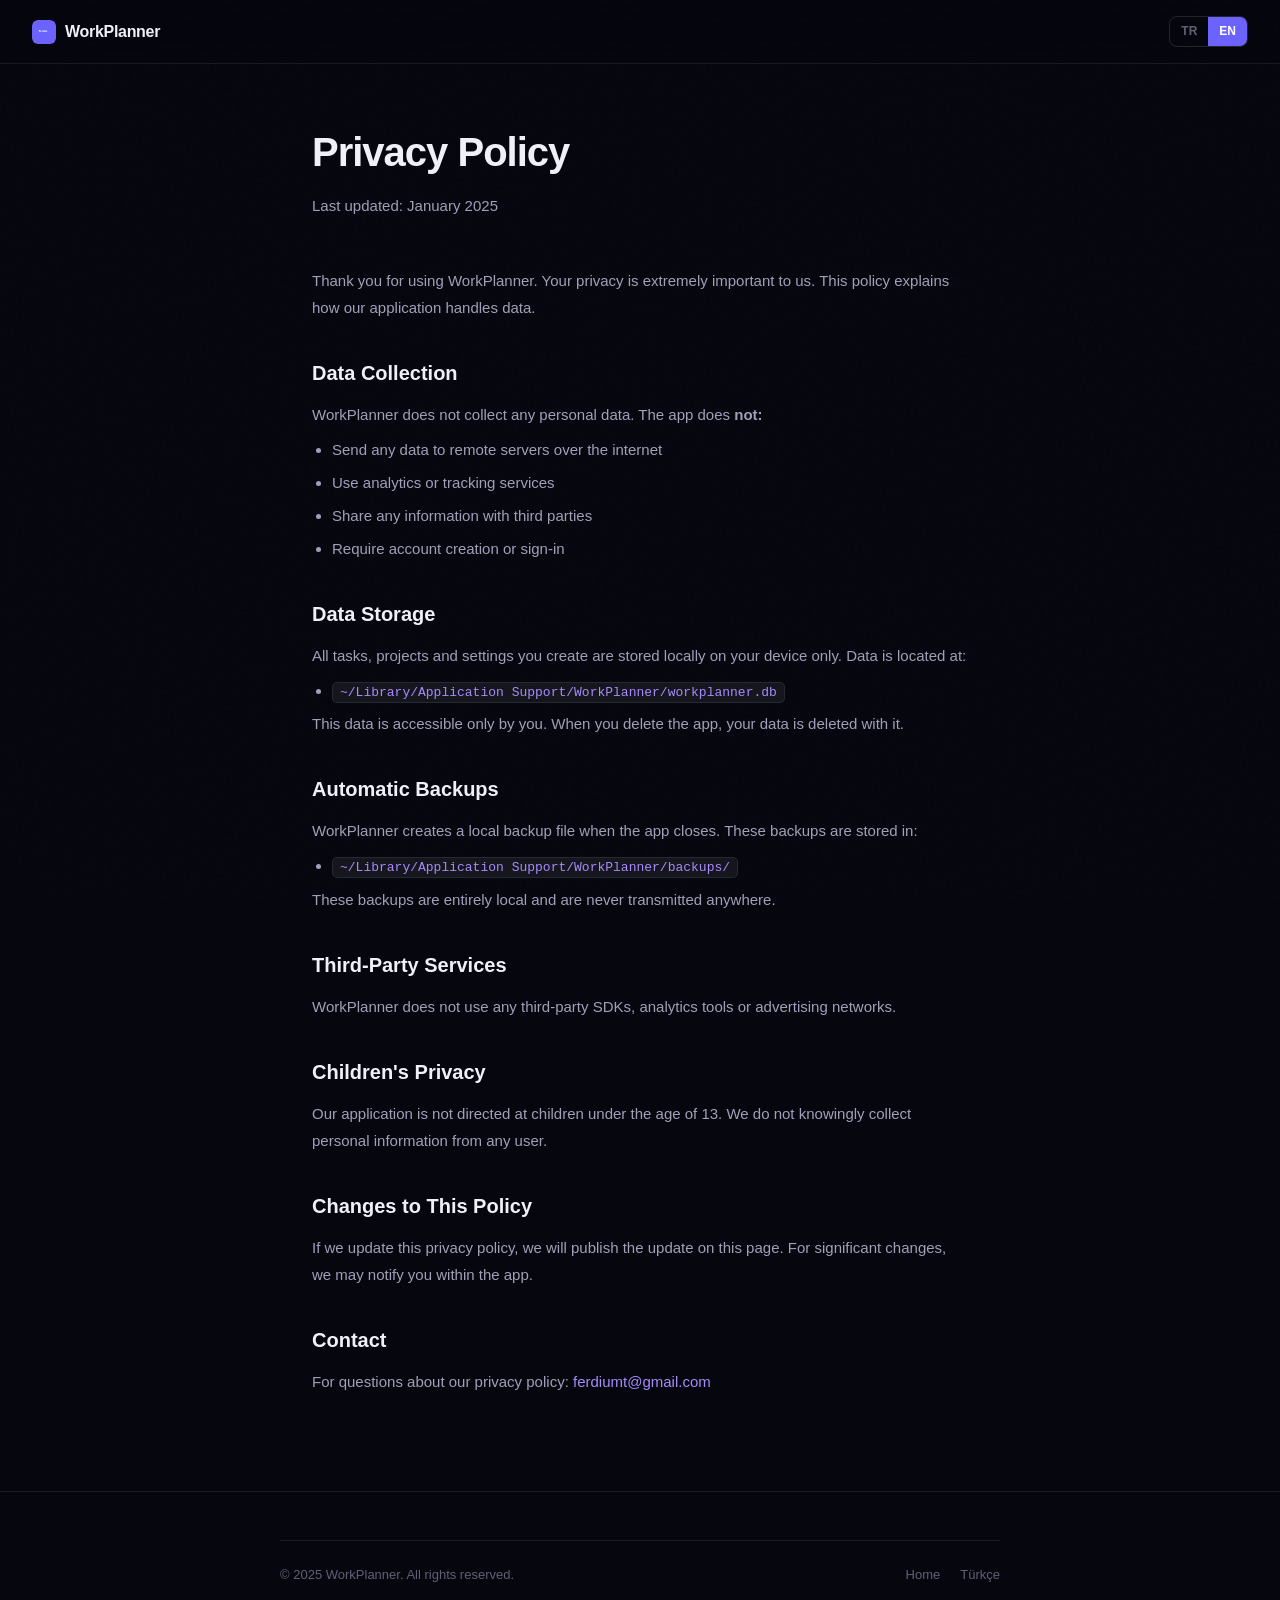
<file: privacy-en.html>
<!DOCTYPE html>
<html lang="en">
<head>
  <meta charset="UTF-8" />
  <meta name="viewport" content="width=device-width, initial-scale=1.0" />
  <title>Privacy Policy — WorkPlanner</title>
  <link rel="stylesheet" href="style.css" />
  <link rel="icon" type="image/svg+xml" href="assets/icon.svg" />
</head>
<body>

<nav class="nav">
  <a href="en.html" class="nav-logo">
    <svg width="24" height="24" viewBox="0 0 100 100" style="border-radius:6px;flex-shrink:0">
      <rect width="100" height="100" rx="22" fill="#6c63ff"/>
      <circle cx="33" cy="46" r="4.5" fill="white"/>
      <polyline points="30.5,46 32.5,48.2 36,43.5" fill="none" stroke="#6c63ff" stroke-width="2.5" stroke-linecap="round" stroke-linejoin="round"/>
      <rect x="40" y="43.5" width="24" height="5" rx="2.5" fill="rgba(255,255,255,0.7)"/>
    </svg>
    WorkPlanner
  </a>
  <span class="nav-spacer"></span>
  <div class="lang-toggle">
    <a href="privacy.html"    class="lang-btn">TR</a>
    <a href="privacy-en.html" class="lang-btn active">EN</a>
  </div>
</nav>

<div class="privacy-page">
  <h1>Privacy Policy</h1>
  <p class="privacy-date">Last updated: January 2025</p>

  <p>Thank you for using WorkPlanner. Your privacy is extremely important to us. This policy explains how our application handles data.</p>

  <h2>Data Collection</h2>
  <p>WorkPlanner does not collect any personal data. The app does <strong>not:</strong></p>
  <ul>
    <li>Send any data to remote servers over the internet</li>
    <li>Use analytics or tracking services</li>
    <li>Share any information with third parties</li>
    <li>Require account creation or sign-in</li>
  </ul>

  <h2>Data Storage</h2>
  <p>All tasks, projects and settings you create are stored locally on your device only. Data is located at:</p>
  <ul>
    <li><code>~/Library/Application Support/WorkPlanner/workplanner.db</code></li>
  </ul>
  <p>This data is accessible only by you. When you delete the app, your data is deleted with it.</p>

  <h2>Automatic Backups</h2>
  <p>WorkPlanner creates a local backup file when the app closes. These backups are stored in:</p>
  <ul>
    <li><code>~/Library/Application Support/WorkPlanner/backups/</code></li>
  </ul>
  <p>These backups are entirely local and are never transmitted anywhere.</p>

  <h2>Third-Party Services</h2>
  <p>WorkPlanner does not use any third-party SDKs, analytics tools or advertising networks.</p>

  <h2>Children's Privacy</h2>
  <p>Our application is not directed at children under the age of 13. We do not knowingly collect personal information from any user.</p>

  <h2>Changes to This Policy</h2>
  <p>If we update this privacy policy, we will publish the update on this page. For significant changes, we may notify you within the app.</p>

  <h2>Contact</h2>
  <p>For questions about our privacy policy: <a href="mailto:ferdiumt@gmail.com">ferdiumt@gmail.com</a></p>
</div>

<footer class="footer">
  <div class="footer-bottom" style="max-width:720px;margin:0 auto;padding:24px 0;border-top:1px solid var(--border)">
    <span>© 2025 WorkPlanner. All rights reserved.</span>
    <div style="display:flex;gap:20px">
      <a href="en.html" style="font-size:13px;color:var(--text3)">Home</a>
      <a href="privacy.html" style="font-size:13px;color:var(--text3)">Türkçe</a>
    </div>
  </div>
</footer>

</body>
</html>
</file>
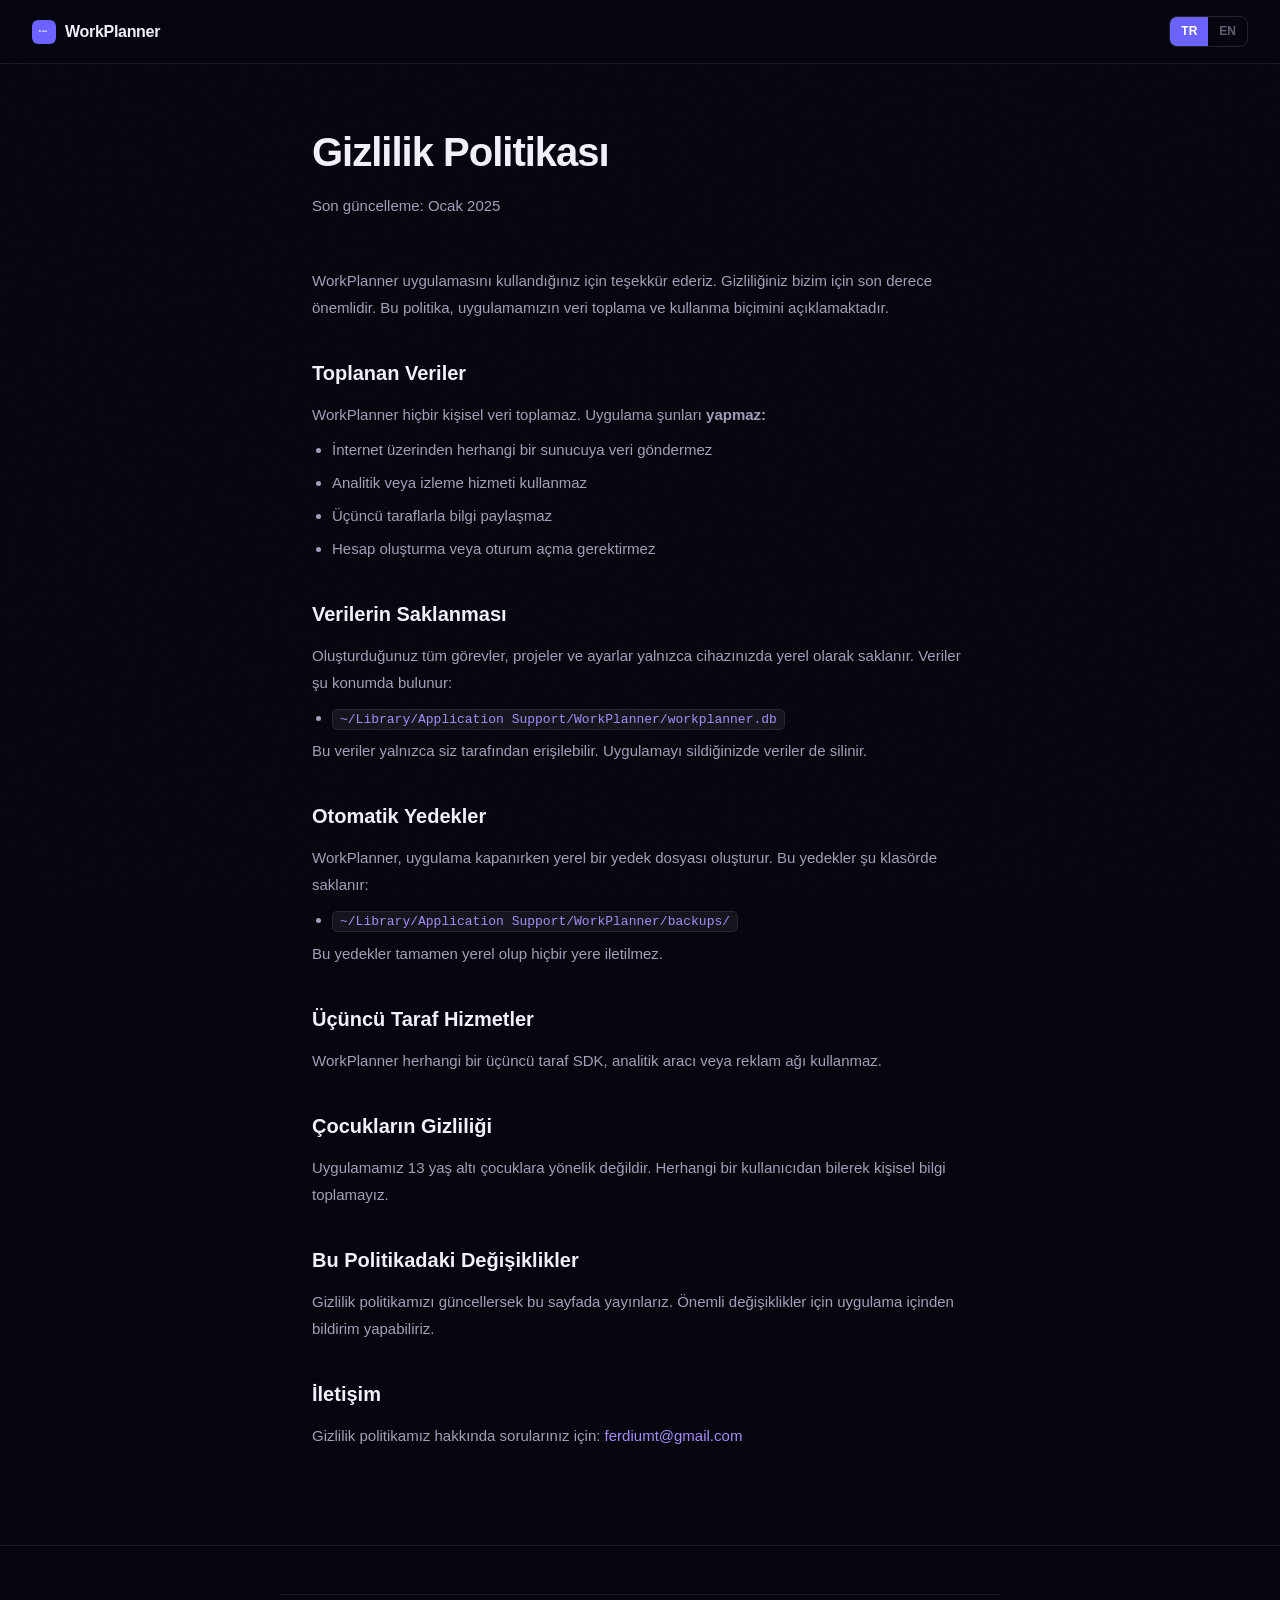
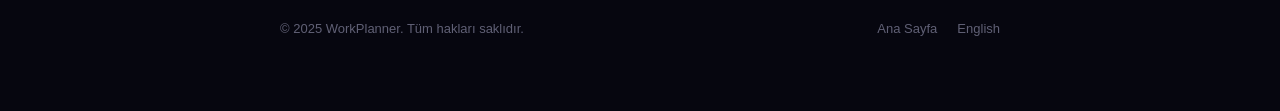
<file: privacy.html>
<!DOCTYPE html>
<html lang="tr">
<head>
  <meta charset="UTF-8" />
  <meta name="viewport" content="width=device-width, initial-scale=1.0" />
  <title>Gizlilik Politikası — WorkPlanner</title>
  <link rel="stylesheet" href="style.css" />
  <link rel="icon" type="image/svg+xml" href="assets/icon.svg" />
</head>
<body>

<nav class="nav">
  <a href="index.html" class="nav-logo">
    <svg width="24" height="24" viewBox="0 0 100 100" style="border-radius:6px;flex-shrink:0">
      <rect width="100" height="100" rx="22" fill="#6c63ff"/>
      <circle cx="33" cy="46" r="4.5" fill="white"/>
      <polyline points="30.5,46 32.5,48.2 36,43.5" fill="none" stroke="#6c63ff" stroke-width="2.5" stroke-linecap="round" stroke-linejoin="round"/>
      <rect x="40" y="43.5" width="24" height="5" rx="2.5" fill="rgba(255,255,255,0.7)"/>
    </svg>
    WorkPlanner
  </a>
  <span class="nav-spacer"></span>
  <div class="lang-toggle">
    <a href="privacy.html"    class="lang-btn active">TR</a>
    <a href="privacy-en.html" class="lang-btn">EN</a>
  </div>
</nav>

<div class="privacy-page">
  <h1>Gizlilik Politikası</h1>
  <p class="privacy-date">Son güncelleme: Ocak 2025</p>

  <p>WorkPlanner uygulamasını kullandığınız için teşekkür ederiz. Gizliliğiniz bizim için son derece önemlidir. Bu politika, uygulamamızın veri toplama ve kullanma biçimini açıklamaktadır.</p>

  <h2>Toplanan Veriler</h2>
  <p>WorkPlanner hiçbir kişisel veri toplamaz. Uygulama şunları <strong>yapmaz:</strong></p>
  <ul>
    <li>İnternet üzerinden herhangi bir sunucuya veri göndermez</li>
    <li>Analitik veya izleme hizmeti kullanmaz</li>
    <li>Üçüncü taraflarla bilgi paylaşmaz</li>
    <li>Hesap oluşturma veya oturum açma gerektirmez</li>
  </ul>

  <h2>Verilerin Saklanması</h2>
  <p>Oluşturduğunuz tüm görevler, projeler ve ayarlar yalnızca cihazınızda yerel olarak saklanır. Veriler şu konumda bulunur:</p>
  <ul>
    <li><code>~/Library/Application Support/WorkPlanner/workplanner.db</code></li>
  </ul>
  <p>Bu veriler yalnızca siz tarafından erişilebilir. Uygulamayı sildiğinizde veriler de silinir.</p>

  <h2>Otomatik Yedekler</h2>
  <p>WorkPlanner, uygulama kapanırken yerel bir yedek dosyası oluşturur. Bu yedekler şu klasörde saklanır:</p>
  <ul>
    <li><code>~/Library/Application Support/WorkPlanner/backups/</code></li>
  </ul>
  <p>Bu yedekler tamamen yerel olup hiçbir yere iletilmez.</p>

  <h2>Üçüncü Taraf Hizmetler</h2>
  <p>WorkPlanner herhangi bir üçüncü taraf SDK, analitik aracı veya reklam ağı kullanmaz.</p>

  <h2>Çocukların Gizliliği</h2>
  <p>Uygulamamız 13 yaş altı çocuklara yönelik değildir. Herhangi bir kullanıcıdan bilerek kişisel bilgi toplamayız.</p>

  <h2>Bu Politikadaki Değişiklikler</h2>
  <p>Gizlilik politikamızı güncellersek bu sayfada yayınlarız. Önemli değişiklikler için uygulama içinden bildirim yapabiliriz.</p>

  <h2>İletişim</h2>
  <p>Gizlilik politikamız hakkında sorularınız için: <a href="mailto:ferdiumt@gmail.com">ferdiumt@gmail.com</a></p>
</div>

<footer class="footer">
  <div class="footer-bottom" style="max-width:720px;margin:0 auto;padding:24px 0;border-top:1px solid var(--border)">
    <span>© 2025 WorkPlanner. Tüm hakları saklıdır.</span>
    <div style="display:flex;gap:20px">
      <a href="index.html" style="font-size:13px;color:var(--text3)">Ana Sayfa</a>
      <a href="privacy-en.html" style="font-size:13px;color:var(--text3)">English</a>
    </div>
  </div>
</footer>

</body>
</html>
</file>
<file: style.css>
/* ─── Reset ─────────────────────────────────────────────────────────────────── */
*, *::before, *::after { box-sizing: border-box; margin: 0; padding: 0; }
html { scroll-behavior: smooth; }
body {
  font-family: -apple-system, BlinkMacSystemFont, 'SF Pro Display', 'Segoe UI', sans-serif;
  background: #06060f;
  color: #f0f0f8;
  line-height: 1.6;
  -webkit-font-smoothing: antialiased;
  overflow-x: hidden;
}
a { text-decoration: none; color: inherit; }
img { display: block; max-width: 100%; }
button { cursor: pointer; border: none; background: none; font: inherit; color: inherit; }

/* ─── Design tokens ──────────────────────────────────────────────────────────── */
:root {
  --p:       #6c63ff;
  --p2:      #a78bfa;
  --p3:      #4f46e5;
  --card:    rgba(255,255,255,0.035);
  --border:  rgba(255,255,255,0.08);
  --border2: rgba(255,255,255,0.12);
  --text:    #f0f0f8;
  --text2:   #a0a0b8;
  --text3:   #606075;
  --radius:  16px;
  --glow:    0 0 80px rgba(108,99,255,0.2);
}

/* ─── Noise overlay ──────────────────────────────────────────────────────────── */
body::before {
  content: '';
  position: fixed;
  inset: 0;
  background-image: url("data:image/svg+xml,%3Csvg viewBox='0 0 256 256' xmlns='http://www.w3.org/2000/svg'%3E%3Cfilter id='n'%3E%3CfeTurbulence type='fractalNoise' baseFrequency='0.9' numOctaves='4' stitchTiles='stitch'/%3E%3C/filter%3E%3Crect width='100%25' height='100%25' filter='url(%23n)' opacity='0.035'/%3E%3C/svg%3E");
  pointer-events: none;
  z-index: 0;
  opacity: 0.4;
}

/* ─── Nav ─────────────────────────────────────────────────────────────────────── */
.nav {
  position: fixed;
  top: 0; left: 0; right: 0;
  z-index: 100;
  padding: 0 32px;
  height: 64px;
  display: flex;
  align-items: center;
  gap: 20px;
  background: rgba(6,6,15,0.7);
  backdrop-filter: blur(20px);
  -webkit-backdrop-filter: blur(20px);
  border-bottom: 1px solid var(--border);
}

.nav-logo {
  display: flex;
  align-items: center;
  gap: 9px;
  font-size: 16px;
  font-weight: 800;
  letter-spacing: -0.3px;
}

.nav-spacer { flex: 1; }

.nav-links {
  display: flex;
  gap: 28px;
}

.nav-links a {
  font-size: 13.5px;
  font-weight: 500;
  color: var(--text2);
  transition: color 0.15s;
}
.nav-links a:hover { color: var(--text); }

.lang-toggle {
  display: flex;
  border: 1px solid var(--border2);
  border-radius: 8px;
  overflow: hidden;
}
.lang-btn {
  padding: 5px 11px;
  font-size: 12px;
  font-weight: 600;
  color: var(--text3);
  transition: background 0.12s, color 0.12s;
}
.lang-btn:hover  { color: var(--text2); }
.lang-btn.active { background: var(--p); color: #fff; }

.nav-cta {
  display: flex;
  align-items: center;
  gap: 7px;
  padding: 8px 18px;
  border-radius: 10px;
  background: var(--p);
  color: #fff;
  font-size: 13px;
  font-weight: 700;
  transition: background 0.12s, transform 0.1s, box-shadow 0.15s;
  box-shadow: 0 0 24px rgba(108,99,255,0.4);
}
.nav-cta:hover {
  background: #7c73ff;
  transform: translateY(-1px);
  box-shadow: 0 4px 32px rgba(108,99,255,0.55);
}

/* ─── Hero ─────────────────────────────────────────────────────────────────────── */
.hero {
  position: relative;
  min-height: 100vh;
  display: flex;
  flex-direction: column;
  align-items: center;
  justify-content: center;
  padding: 120px 32px 80px;
  text-align: center;
  overflow: hidden;
}

/* Gradient blobs */
.hero-blob1 {
  position: absolute;
  width: 700px; height: 700px;
  border-radius: 50%;
  background: radial-gradient(circle, rgba(108,99,255,0.18) 0%, transparent 70%);
  top: -100px; left: 50%;
  transform: translateX(-50%);
  pointer-events: none;
}
.hero-blob2 {
  position: absolute;
  width: 400px; height: 400px;
  border-radius: 50%;
  background: radial-gradient(circle, rgba(167,139,250,0.1) 0%, transparent 70%);
  bottom: 100px; right: 10%;
  pointer-events: none;
}

.hero-eyebrow {
  display: inline-flex;
  align-items: center;
  gap: 7px;
  border: 1px solid rgba(108,99,255,0.4);
  background: rgba(108,99,255,0.1);
  color: var(--p2);
  font-size: 12px;
  font-weight: 700;
  padding: 5px 14px;
  border-radius: 20px;
  margin-bottom: 28px;
  letter-spacing: 0.5px;
  text-transform: uppercase;
}

.hero-eyebrow span {
  width: 5px; height: 5px;
  border-radius: 50%;
  background: var(--p2);
  animation: blink 2s ease-in-out infinite;
}

@keyframes blink {
  0%, 100% { opacity: 1; }
  50%       { opacity: 0.3; }
}

.hero h1 {
  font-size: clamp(42px, 7vw, 80px);
  font-weight: 900;
  letter-spacing: -2.5px;
  line-height: 1.05;
  color: var(--text);
  max-width: 760px;
  margin: 0 auto 24px;
}

.hero h1 .grad {
  background: linear-gradient(135deg, #a78bfa 0%, #6c63ff 40%, #818cf8 100%);
  -webkit-background-clip: text;
  -webkit-text-fill-color: transparent;
}

.hero-sub {
  font-size: 18px;
  color: var(--text2);
  max-width: 500px;
  margin: 0 auto 44px;
  line-height: 1.75;
  font-weight: 400;
}

.hero-actions {
  display: flex;
  gap: 12px;
  justify-content: center;
  flex-wrap: wrap;
  margin-bottom: 72px;
}

.btn-primary {
  display: inline-flex;
  align-items: center;
  gap: 8px;
  padding: 14px 30px;
  border-radius: 12px;
  background: var(--p);
  color: #fff;
  font-size: 15px;
  font-weight: 700;
  box-shadow: 0 0 32px rgba(108,99,255,0.5);
  transition: background 0.12s, transform 0.1s, box-shadow 0.15s;
}
.btn-primary:hover {
  background: #7c73ff;
  transform: translateY(-2px);
  box-shadow: 0 8px 40px rgba(108,99,255,0.6);
}

.btn-ghost {
  display: inline-flex;
  align-items: center;
  gap: 8px;
  padding: 14px 26px;
  border-radius: 12px;
  border: 1px solid var(--border2);
  background: var(--card);
  color: var(--text2);
  font-size: 15px;
  font-weight: 600;
  transition: border-color 0.15s, color 0.15s, background 0.15s;
  backdrop-filter: blur(8px);
}
.btn-ghost:hover {
  border-color: rgba(108,99,255,0.5);
  color: var(--text);
  background: rgba(108,99,255,0.08);
}

/* ─── App window mockup ─────────────────────────────────────────────────────── */
.app-window {
  position: relative;
  width: 100%;
  max-width: 1000px;
  margin: 0 auto;
  border-radius: 14px;
  overflow: hidden;
  border: 1px solid rgba(255,255,255,0.1);
  box-shadow:
    0 40px 120px rgba(0,0,0,0.7),
    0 0 0 1px rgba(255,255,255,0.05),
    var(--glow);
}

.window-bar {
  display: flex;
  align-items: center;
  gap: 7px;
  padding: 12px 16px;
  background: rgba(20,20,35,0.95);
  border-bottom: 1px solid rgba(255,255,255,0.06);
}

.w-dot { width: 11px; height: 11px; border-radius: 50%; }
.w-title {
  flex: 1;
  text-align: center;
  font-size: 12px;
  font-weight: 500;
  color: var(--text3);
  margin-left: -60px;
}

.window-screen {
  background: #0f0f1e;
  aspect-ratio: 16 / 9;
  display: flex;
  align-items: stretch;
}

.window-screen img {
  width: 100%;
  height: 100%;
  object-fit: cover;
  object-position: top left;
}

.window-screen .placeholder {
  flex: 1;
  display: flex;
  align-items: center;
  justify-content: center;
  color: var(--text3);
  font-size: 13px;
  flex-direction: column;
  gap: 10px;
}

/* Reflection */
.app-window::after {
  content: '';
  position: absolute;
  inset: 0;
  background: linear-gradient(180deg, rgba(255,255,255,0.02) 0%, transparent 30%);
  pointer-events: none;
}

/* ─── Scroll reveal ──────────────────────────────────────────────────────────── */
.reveal {
  opacity: 0;
  transform: translateY(32px);
  transition: opacity 0.65s cubic-bezier(0.34, 1, 0.64, 1), transform 0.65s cubic-bezier(0.34, 1, 0.64, 1);
}
.reveal.visible {
  opacity: 1;
  transform: none;
}
.reveal-delay-1 { transition-delay: 0.1s; }
.reveal-delay-2 { transition-delay: 0.2s; }
.reveal-delay-3 { transition-delay: 0.3s; }

/* ─── Section shared ─────────────────────────────────────────────────────────── */
.section { padding: 120px 32px; position: relative; }

.section-chip {
  display: inline-block;
  font-size: 11px;
  font-weight: 700;
  text-transform: uppercase;
  letter-spacing: 1px;
  color: var(--p2);
  margin-bottom: 16px;
}

.section-title {
  font-size: clamp(28px, 4vw, 46px);
  font-weight: 900;
  letter-spacing: -1.2px;
  line-height: 1.1;
  margin-bottom: 16px;
  max-width: 580px;
}

.section-sub {
  font-size: 16px;
  color: var(--text2);
  max-width: 480px;
  line-height: 1.75;
  margin-bottom: 56px;
}

.centered { text-align: center; margin-left: auto; margin-right: auto; }
.centered .section-title, .centered .section-sub { margin-left: auto; margin-right: auto; }

/* ─── Bento features grid ────────────────────────────────────────────────────── */
.bento {
  max-width: 1100px;
  margin: 0 auto;
  display: grid;
  grid-template-columns: repeat(12, 1fr);
  grid-template-rows: auto;
  gap: 16px;
}

.bento-card {
  background: var(--card);
  border: 1px solid var(--border);
  border-radius: var(--radius);
  padding: 28px;
  transition: border-color 0.2s, transform 0.2s, box-shadow 0.2s;
  position: relative;
  overflow: hidden;
}

.bento-card::before {
  content: '';
  position: absolute;
  inset: 0;
  background: linear-gradient(135deg, rgba(108,99,255,0.04) 0%, transparent 60%);
  pointer-events: none;
}

.bento-card:hover {
  border-color: rgba(108,99,255,0.3);
  transform: translateY(-3px);
  box-shadow: 0 12px 40px rgba(0,0,0,0.4), 0 0 0 1px rgba(108,99,255,0.15);
}

.bc-wide   { grid-column: span 7; }
.bc-narrow { grid-column: span 5; }
.bc-third  { grid-column: span 4; }
.bc-half   { grid-column: span 6; }

.bento-icon {
  width: 42px; height: 42px;
  border-radius: 11px;
  background: rgba(108,99,255,0.15);
  border: 1px solid rgba(108,99,255,0.25);
  display: flex;
  align-items: center;
  justify-content: center;
  font-size: 19px;
  margin-bottom: 20px;
}

.bento-title {
  font-size: 17px;
  font-weight: 700;
  letter-spacing: -0.3px;
  margin-bottom: 8px;
  color: var(--text);
}

.bento-desc {
  font-size: 14px;
  color: var(--text2);
  line-height: 1.7;
}

.bento-screenshot {
  margin-top: 20px;
  border-radius: 10px;
  overflow: hidden;
  border: 1px solid var(--border);
  background: rgba(255,255,255,0.02);
}

.bento-screenshot img {
  width: 100%;
  display: block;
  object-fit: cover;
  object-position: top;
  max-height: 240px;
}

.bento-screenshot .ss-placeholder {
  height: 160px;
  display: flex;
  align-items: center;
  justify-content: center;
  color: var(--text3);
  font-size: 12.5px;
}

/* ─── Feature spotlight ──────────────────────────────────────────────────────── */
.spotlight {
  max-width: 1100px;
  margin: 0 auto;
  display: flex;
  align-items: center;
  gap: 80px;
}

.spotlight.reverse { flex-direction: row-reverse; }

.spotlight-text { flex: 1; }

.spotlight-visual {
  flex: 1.2;
  border-radius: var(--radius);
  overflow: hidden;
  border: 1px solid var(--border);
  background: rgba(255,255,255,0.02);
  box-shadow: 0 24px 80px rgba(0,0,0,0.5);
}

.spotlight-visual img {
  width: 100%;
  display: block;
  object-fit: cover;
  object-position: top;
}

.spotlight-visual .sp-placeholder {
  aspect-ratio: 4/3;
  display: flex;
  align-items: center;
  justify-content: center;
  color: var(--text3);
  font-size: 13px;
  flex-direction: column;
  gap: 10px;
}

.feature-list {
  list-style: none;
  display: flex;
  flex-direction: column;
  gap: 12px;
  margin-top: 28px;
}

.feature-list li {
  display: flex;
  align-items: flex-start;
  gap: 11px;
  font-size: 14.5px;
  color: var(--text2);
  line-height: 1.5;
}

.feature-list li::before {
  content: '';
  width: 18px; height: 18px;
  border-radius: 50%;
  background: rgba(108,99,255,0.15);
  border: 1px solid rgba(108,99,255,0.3);
  flex-shrink: 0;
  margin-top: 1px;
  display: flex;
  align-items: center;
  justify-content: center;
  background-image: url("data:image/svg+xml,%3Csvg width='10' height='10' viewBox='0 0 10 10' fill='none' xmlns='http://www.w3.org/2000/svg'%3E%3Cpath d='M2 5l2.5 2.5L8 3' stroke='%236c63ff' stroke-width='1.5' stroke-linecap='round' stroke-linejoin='round'/%3E%3C/svg%3E");
  background-repeat: no-repeat;
  background-position: center;
}

/* ─── Stats bar ──────────────────────────────────────────────────────────────── */
.stats-bar {
  max-width: 800px;
  margin: 0 auto;
  display: flex;
  gap: 1px;
  background: var(--border);
  border-radius: var(--radius);
  overflow: hidden;
  border: 1px solid var(--border);
}

.stat-item {
  flex: 1;
  padding: 32px 24px;
  background: var(--card);
  text-align: center;
  backdrop-filter: blur(8px);
}

.stat-num {
  font-size: 36px;
  font-weight: 900;
  letter-spacing: -1.5px;
  background: linear-gradient(135deg, #a78bfa, #6c63ff);
  -webkit-background-clip: text;
  -webkit-text-fill-color: transparent;
  margin-bottom: 6px;
}

.stat-label {
  font-size: 13px;
  color: var(--text3);
  font-weight: 500;
}

/* ─── Privacy badge ──────────────────────────────────────────────────────────── */
.privacy-strip {
  background: linear-gradient(90deg, rgba(108,99,255,0.08), rgba(167,139,250,0.08), rgba(108,99,255,0.08));
  border-top: 1px solid rgba(108,99,255,0.15);
  border-bottom: 1px solid rgba(108,99,255,0.15);
  padding: 20px 32px;
}

.privacy-strip-inner {
  max-width: 900px;
  margin: 0 auto;
  display: flex;
  align-items: center;
  justify-content: center;
  gap: 40px;
  flex-wrap: wrap;
}

.priv-item {
  display: flex;
  align-items: center;
  gap: 8px;
  font-size: 13px;
  font-weight: 600;
  color: var(--text2);
}

.priv-item svg { color: var(--p2); flex-shrink: 0; }

/* ─── CTA section ────────────────────────────────────────────────────────────── */
.cta-section {
  padding: 120px 32px;
  text-align: center;
  position: relative;
  overflow: hidden;
}

.cta-section::before {
  content: '';
  position: absolute;
  width: 600px; height: 600px;
  border-radius: 50%;
  background: radial-gradient(circle, rgba(108,99,255,0.15) 0%, transparent 70%);
  top: 50%; left: 50%;
  transform: translate(-50%, -50%);
  pointer-events: none;
}

.cta-section h2 {
  font-size: clamp(30px, 5vw, 56px);
  font-weight: 900;
  letter-spacing: -1.5px;
  line-height: 1.1;
  max-width: 600px;
  margin: 0 auto 20px;
}

.cta-section p {
  font-size: 17px;
  color: var(--text2);
  max-width: 400px;
  margin: 0 auto 44px;
  line-height: 1.7;
}

/* ─── Footer ─────────────────────────────────────────────────────────────────── */
.footer {
  border-top: 1px solid var(--border);
  padding: 48px 32px;
}

.footer-inner {
  max-width: 1100px;
  margin: 0 auto;
  display: grid;
  grid-template-columns: 1.5fr 1fr 1fr 1fr;
  gap: 40px;
}

.footer-brand p {
  font-size: 13.5px;
  color: var(--text3);
  max-width: 220px;
  line-height: 1.7;
  margin-top: 12px;
}

.footer-col-title {
  font-size: 12px;
  font-weight: 700;
  text-transform: uppercase;
  letter-spacing: 0.8px;
  color: var(--text3);
  margin-bottom: 14px;
}

.footer-col a {
  display: block;
  font-size: 13.5px;
  color: var(--text2);
  margin-bottom: 10px;
  transition: color 0.12s;
}
.footer-col a:hover { color: var(--text); }

.footer-bottom {
  max-width: 1100px;
  margin: 32px auto 0;
  padding-top: 24px;
  border-top: 1px solid var(--border);
  display: flex;
  align-items: center;
  justify-content: space-between;
  gap: 16px;
  flex-wrap: wrap;
}

.footer-bottom span {
  font-size: 13px;
  color: var(--text3);
}

/* ─── Privacy page ────────────────────────────────────────────────────────────── */
.privacy-page {
  max-width: 720px;
  margin: 0 auto;
  padding: 120px 32px 96px;
}

.privacy-page h1 {
  font-size: 40px;
  font-weight: 900;
  letter-spacing: -1px;
  margin-bottom: 8px;
}

.privacy-date {
  font-size: 13px;
  color: var(--text3);
  margin-bottom: 48px;
}

.privacy-page h2 {
  font-size: 20px;
  font-weight: 700;
  margin: 36px 0 12px;
  color: var(--text);
}

.privacy-page p, .privacy-page li {
  font-size: 15px;
  color: var(--text2);
  line-height: 1.8;
}

.privacy-page ul { margin-left: 20px; margin-top: 8px; }
.privacy-page li { margin-bottom: 6px; }
.privacy-page a  { color: var(--p2); }
.privacy-page code {
  background: rgba(255,255,255,0.06);
  border: 1px solid var(--border);
  border-radius: 5px;
  padding: 2px 7px;
  font-size: 13px;
  font-family: 'SF Mono', monospace;
  color: var(--p2);
}

/* ─── Image protection ───────────────────────────────────────────────────────── */
img {
  -webkit-user-drag: none;
  user-drag: none;
  pointer-events: none;
  -webkit-user-select: none;
  user-select: none;
}

.bento-screenshot,
.spotlight-visual,
.window-screen {
  position: relative;
}

.bento-screenshot::after,
.spotlight-visual::after,
.window-screen::after {
  content: '';
  position: absolute;
  inset: 0;
  z-index: 1;
}

/* ─── Responsive ─────────────────────────────────────────────────────────────── */
@media (max-width: 900px) {
  .bento { grid-template-columns: 1fr 1fr; }
  .bc-wide, .bc-narrow, .bc-third, .bc-half { grid-column: span 2; }

  .spotlight, .spotlight.reverse { flex-direction: column; gap: 40px; }

  .footer-inner { grid-template-columns: 1fr 1fr; }

  .nav-links { display: none; }
}

@media (max-width: 600px) {
  .bento { grid-template-columns: 1fr; }
  .bc-wide, .bc-narrow, .bc-third, .bc-half { grid-column: span 1; }

  .section { padding: 72px 20px; }
  .hero { padding: 100px 20px 60px; }
  .footer-inner { grid-template-columns: 1fr; }
  .stats-bar { flex-direction: column; }
  .nav { padding: 0 16px; }
}
</file>
